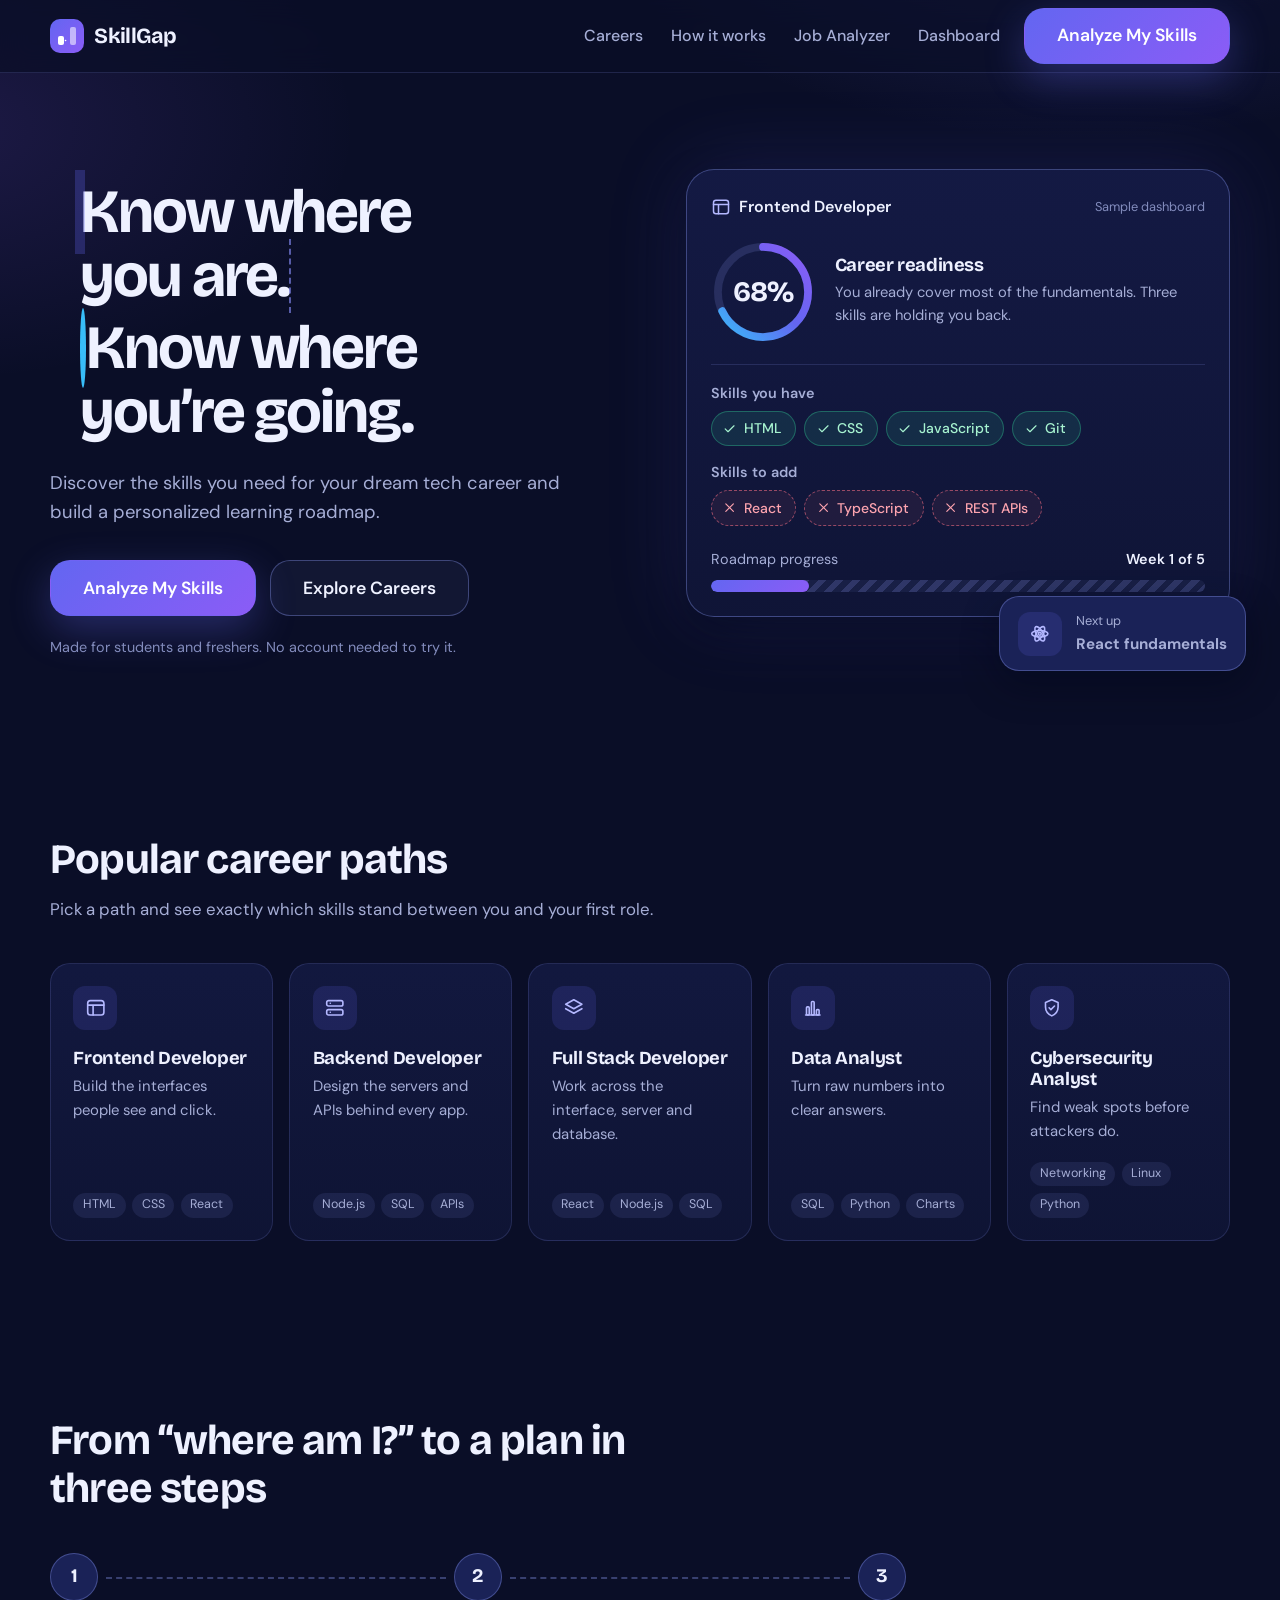
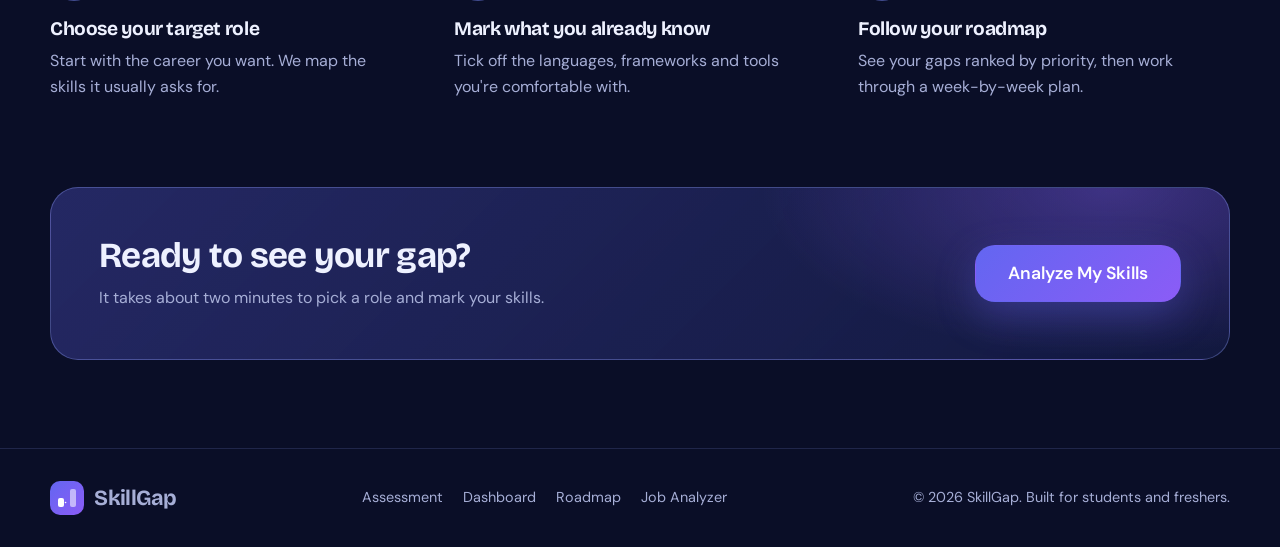
<file: index.html>
<!DOCTYPE html>
<html lang="en">
<head>
  <meta charset="UTF-8">
  <meta name="viewport" content="width=device-width, initial-scale=1">
  <title>SkillGap: Know where you are. Know where you're going.</title>
  <meta name="description" content="Discover the skills you need for your dream tech career and build a personalized learning roadmap.">

  <!-- Fonts (Google Fonts). If they can't load, the page falls back to system fonts. -->
  <link rel="preconnect" href="https://fonts.googleapis.com">
  <link rel="preconnect" href="https://fonts.gstatic.com" crossorigin>
  <link href="https://fonts.googleapis.com/css2?family=Bricolage+Grotesque:opsz,wght@12..96,500..800&family=DM+Sans:wght@400;500;600;700&display=swap" rel="stylesheet">

  <link rel="stylesheet" href="style.css">
</head>
<body>
  <a class="skip-link" href="#main">Skip to content</a>

  <!-- ============ HEADER (same on landing + assessment) ============ -->
  <header class="site-header">
    <div class="container site-header__inner">
      <a class="brand" href="index.html" aria-label="SkillGap home">
        <span class="brand__mark" data-icon="logo"></span>
        <span class="brand__name">SkillGap</span>
      </a>

      <nav class="site-nav" id="site-nav" aria-label="Main">
        <a href="#careers">Careers</a>
        <a href="#how">How it works</a>
        <a href="analyzer.html">Job Analyzer</a>
        <a href="dashboard.html">Dashboard</a>
      </nav>

      <a class="btn btn--primary btn--lg sticky-analyze-btn" href="assessment.html">
  Analyze My Skills
</a>
      <button class="menu-toggle" type="button" data-nav-toggle aria-expanded="false" aria-controls="site-nav" aria-label="Open menu">
        <span class="icon" data-icon="menu"></span>
      </button>
    </div>
  </header>

  <main id="main">

    <!-- ============ HERO ============ -->
    <section class="hero">
      <div class="container hero__grid">

        <div class="hero__copy">
          <!-- The two lines are joined by a dashed path drawn in CSS -->
          <h1 class="hero__title">
            <span class="hero__from">Know where you are.</span>
            <span class="hero__to">Know where you’re going.</span>
          </h1>

          <p class="hero__text">
            Discover the skills you need for your dream tech career and build a personalized learning roadmap.
          </p>

          <div class="hero__actions">
            <a class="btn btn--primary btn--lg" href="assessment.html">Analyze My Skills</a>
            <a class="btn btn--secondary btn--lg" href="#careers">Explore Careers</a>
          </div>

          <p class="hero__note">Made for students and freshers. No account needed to try it.</p>
        </div>

        <!-- Dashboard preview (static example data) -->
        <div class="hero__preview">
          <div class="preview panel">
            <div class="preview__top">
              <span class="preview__role"><span class="icon" data-icon="frontend"></span>Frontend Developer</span>
              <span class="preview__hint">Sample dashboard</span>
            </div>

            <div class="preview__score">
              <!-- Circular progress. Change style="--value: 68" to change the fill (0–100). -->
              <div class="ring ring--sm" style="--value: 68" role="img" aria-label="Career readiness: 68 percent">
                <svg viewBox="0 0 120 120" aria-hidden="true">
                  <defs>
                    <linearGradient id="ringGrad" x1="0" y1="0" x2="1" y2="1">
                      <stop offset="0" stop-color="#38bdf8"/>
                      <stop offset="0.5" stop-color="#6366f1"/>
                      <stop offset="1" stop-color="#8b5cf6"/>
                    </linearGradient>
                  </defs>
                  <circle class="ring__track" cx="60" cy="60" r="52" pathLength="100"/>
                  <circle class="ring__value" cx="60" cy="60" r="52" pathLength="100"/>
                </svg>
                <div class="ring__label"><strong>68%</strong></div>
              </div>
              <div>
                <h3>Career readiness</h3>
                <p>You already cover most of the fundamentals. Three skills are holding you back.</p>
              </div>
            </div>

            <div class="preview__group">
              <h3>Skills you have</h3>
              <ul class="tag-list tag-list--stagger">
                <li class="tag tag--have" style="--i: 0"><span class="icon" data-icon="check"></span>HTML</li>
                <li class="tag tag--have" style="--i: 1"><span class="icon" data-icon="check"></span>CSS</li>
                <li class="tag tag--have" style="--i: 2"><span class="icon" data-icon="check"></span>JavaScript</li>
                <li class="tag tag--have" style="--i: 3"><span class="icon" data-icon="check"></span>Git</li>
              </ul>
            </div>

            <div class="preview__group">
              <h3>Skills to add</h3>
              <ul class="tag-list tag-list--stagger">
                <li class="tag tag--missing" style="--i: 4"><span class="icon" data-icon="x"></span>React</li>
                <li class="tag tag--missing" style="--i: 5"><span class="icon" data-icon="x"></span>TypeScript</li>
                <li class="tag tag--missing" style="--i: 6"><span class="icon" data-icon="x"></span>REST APIs</li>
              </ul>
            </div>

            <div class="preview__progress">
              <div class="row"><span>Roadmap progress</span><strong>Week 1 of 5</strong></div>
              <div class="gapbar" style="--value: 20" role="img" aria-label="Roadmap progress: 20 percent">
                <div class="gapbar__fill"></div>
              </div>
            </div>
          </div>

          <div class="preview__float panel">
            <span class="tile"><span class="icon" data-icon="atom"></span></span>
            <p>Next up<strong>React fundamentals</strong></p>
          </div>
        </div>

      </div>
    </section>


    <!-- ============ POPULAR CAREER PATHS ============ -->
    <section class="section" id="careers">
      <div class="container">
        <div class="section__head">
          <h2>Popular career paths</h2>
          <p>Pick a path and see exactly which skills stand between you and your first role.</p>
        </div>

        <!-- Each card links to the assessment page with the role pre-selected (?role=...) -->
        <ul class="career-grid">
          <li>
            <a class="career-card" href="assessment.html?role=frontend">
              <span class="tile"><span class="icon" data-icon="frontend"></span></span>
              <h3>Frontend Developer</h3>
              <p>Build the interfaces people see and click.</p>
              <ul class="mini-tags"><li>HTML</li><li>CSS</li><li>React</li></ul>
            </a>
          </li>
          <li>
            <a class="career-card" href="assessment.html?role=backend">
              <span class="tile"><span class="icon" data-icon="backend"></span></span>
              <h3>Backend Developer</h3>
              <p>Design the servers and APIs behind every app.</p>
              <ul class="mini-tags"><li>Node.js</li><li>SQL</li><li>APIs</li></ul>
            </a>
          </li>
          <li>
            <a class="career-card" href="assessment.html?role=fullstack">
              <span class="tile"><span class="icon" data-icon="fullstack"></span></span>
              <h3>Full Stack Developer</h3>
              <p>Work across the interface, server and database.</p>
              <ul class="mini-tags"><li>React</li><li>Node.js</li><li>SQL</li></ul>
            </a>
          </li>
          <li>
            <a class="career-card" href="assessment.html?role=data">
              <span class="tile"><span class="icon" data-icon="data"></span></span>
              <h3>Data Analyst</h3>
              <p>Turn raw numbers into clear answers.</p>
              <ul class="mini-tags"><li>SQL</li><li>Python</li><li>Charts</li></ul>
            </a>
          </li>
          <li>
            <a class="career-card" href="assessment.html?role=security">
              <span class="tile"><span class="icon" data-icon="security"></span></span>
              <h3>Cybersecurity Analyst</h3>
              <p>Find weak spots before attackers do.</p>
              <ul class="mini-tags"><li>Networking</li><li>Linux</li><li>Python</li></ul>
            </a>
          </li>
        </ul>
      </div>
    </section>


    <!-- ============ HOW IT WORKS ============ -->
    <section class="section" id="how">
      <div class="container">
        <div class="section__head">
          <h2>From “where am I?” to a plan in three steps</h2>
        </div>

        <ol class="steps">
          <li class="step">
            <span class="step__num">1</span>
            <h3>Choose your target role</h3>
            <p>Start with the career you want. We map the skills it usually asks for.</p>
          </li>
          <li class="step">
            <span class="step__num">2</span>
            <h3>Mark what you already know</h3>
            <p>Tick off the languages, frameworks and tools you're comfortable with.</p>
          </li>
          <li class="step">
            <span class="step__num">3</span>
            <h3>Follow your roadmap</h3>
            <p>See your gaps ranked by priority, then work through a week-by-week plan.</p>
          </li>
        </ol>
      </div>
    </section>


    <!-- ============ FINAL CALL TO ACTION ============ -->
    <section class="section" style="padding-top: 0;">
      <div class="container">
        <div class="cta-band">
          <div>
            <h2>Ready to see your gap?</h2>
            <p>It takes about two minutes to pick a role and mark your skills.</p>
          </div>
          <a class="btn btn--primary btn--lg sticky-analyze-btn" href="assessment.html">
  Analyze My Skills
</a>
        </div>
      </div>
    </section>

  </main>

  <!-- ============ FOOTER ============ -->
  <footer class="site-footer">
    <div class="container site-footer__inner">
      <a class="brand" href="index.html">
        <span class="brand__mark" data-icon="logo"></span>
        <span class="brand__name">SkillGap</span>
      </a>
      <nav aria-label="Footer">
        <a href="assessment.html">Assessment</a>
        <a href="dashboard.html">Dashboard</a>
        <a href="roadmap.html">Roadmap</a>
        <a href="analyzer.html">Job Analyzer</a>
      </nav>
      <p>© 2026 SkillGap. Built for students and freshers.</p>
    </div>
  </footer>

  <script src="icons.js"></script>
  <script src="main.js"></script>
</body>
</html>
</file>
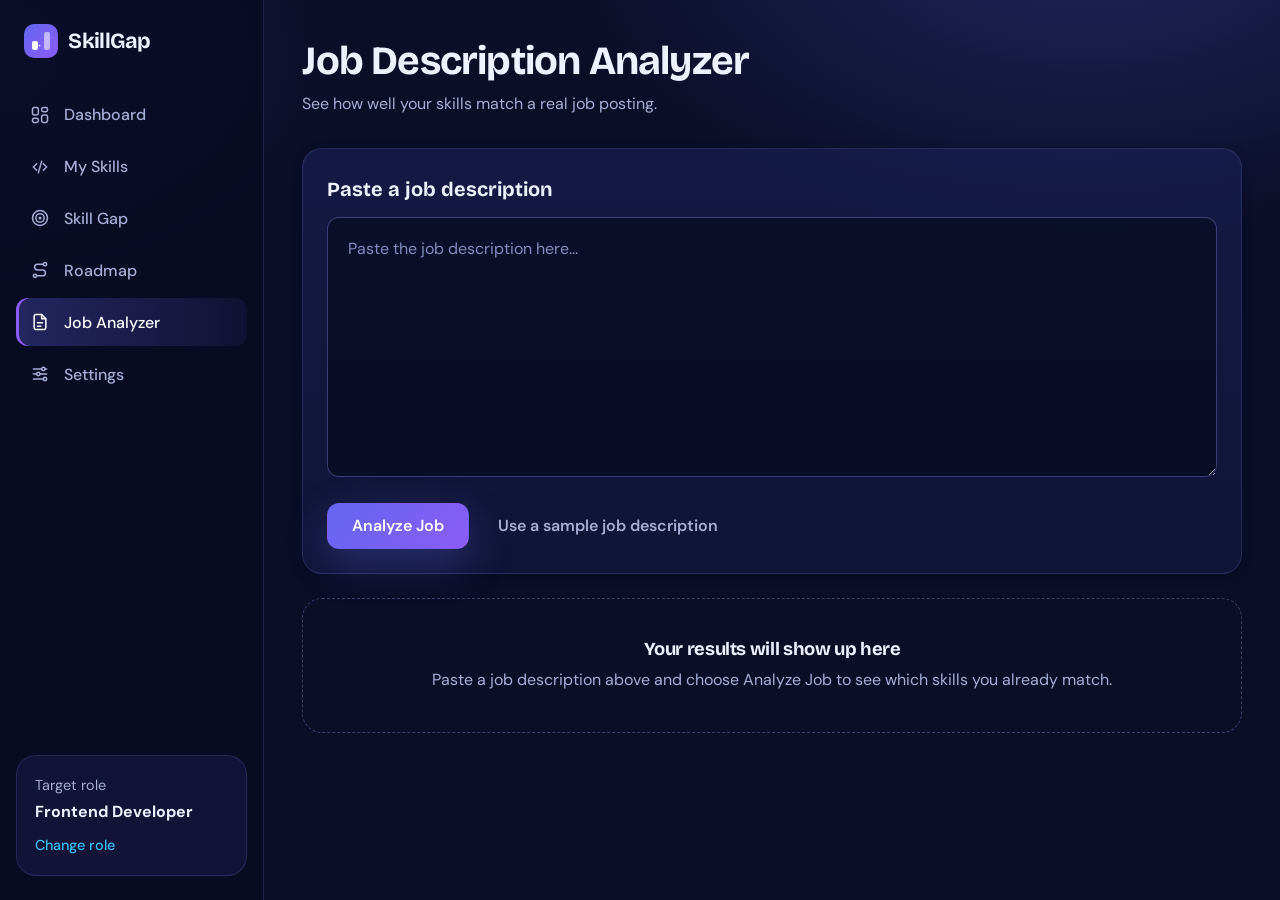
<file: analyzer.html>
<!DOCTYPE html>
<html lang="en">
<head>
  <meta charset="UTF-8">
  <meta name="viewport" content="width=device-width, initial-scale=1">
  <title>Job Analyzer | SkillGap</title>

  <link rel="preconnect" href="https://fonts.googleapis.com">
  <link rel="preconnect" href="https://fonts.gstatic.com" crossorigin>
  <link href="https://fonts.googleapis.com/css2?family=Bricolage+Grotesque:opsz,wght@12..96,500..800&family=DM+Sans:wght@400;500;600;700&display=swap" rel="stylesheet">

  <link rel="stylesheet" href="style.css">
</head>
<body>
  <a class="skip-link" href="#main">Skip to content</a>

  <div class="app">

    <!-- ============ SIDEBAR ============ -->
    <aside class="sidebar" id="sidebar">
      <a class="brand" href="index.html" aria-label="SkillGap home">
        <span class="brand__mark" data-icon="logo"></span>
        <span class="brand__name">SkillGap</span>
      </a>

      <nav class="side-nav" aria-label="Main">
        <a class="side-link" href="dashboard.html"><span class="icon" data-icon="dashboard"></span>Dashboard</a>
        <a class="side-link" href="dashboard.html#skills"><span class="icon" data-icon="code"></span>My Skills</a>
        <a class="side-link" href="dashboard.html#gaps"><span class="icon" data-icon="target"></span>Skill Gap</a>
        <a class="side-link" href="roadmap.html"><span class="icon" data-icon="route"></span>Roadmap</a>
        <a class="side-link" href="analyzer.html" aria-current="page"><span class="icon" data-icon="file"></span>Job Analyzer</a>
        <a class="side-link" href="#"><span class="icon" data-icon="sliders"></span>Settings</a>
      </nav>

      <div class="side-card">
        <p>Target role</p>
        <strong>Frontend Developer</strong>
        <a href="assessment.html">Change role</a>
      </div>
    </aside>

    <div class="scrim"></div>

    <div>
      <div class="topbar">
        <a class="brand" href="index.html" aria-label="SkillGap home">
          <span class="brand__mark" data-icon="logo"></span>
          <span class="brand__name">SkillGap</span>
        </a>
        <button class="menu-toggle" type="button" data-nav-toggle aria-expanded="false" aria-controls="sidebar" aria-label="Open menu">
          <span class="icon" data-icon="menu"></span>
        </button>
      </div>

      <main class="page" id="main">

        <div class="page-head">
          <div>
            <h1>Job Description Analyzer</h1>
            <p>See how well your skills match a real job posting.</p>
          </div>
        </div>

        <!-- ============ INPUT ============ -->
        <form class="analyzer-input panel" id="analyzer-form" novalidate>
          <label for="job-text">Paste a job description</label>
          <textarea id="job-text" name="job" placeholder="Paste the job description here..."></textarea>

          <p class="form-error" id="job-error" role="alert" hidden>
            <span class="icon" data-icon="info"></span>
            Paste a job description first, then choose Analyze Job.
          </p>

          <div class="analyzer-actions">
            <button class="btn btn--primary" id="analyze-job" type="submit">Analyze Job</button>
            <button class="btn btn--ghost" id="use-sample" type="button">Use a sample job description</button>
          </div>
        </form>


        <!-- ============ EMPTY STATE (hidden once results show) ============ -->
        <div class="empty-state" id="empty-state">
          <h2>Your results will show up here</h2>
          <p>Paste a job description above and choose Analyze Job to see which skills you already match.</p>
        </div>


        <!-- ============ RESULTS (static example data for now) ============ -->
        <section class="results" id="results" aria-label="Analysis results" hidden>

          <div class="match panel">
            <div>
              <h2>Job Match</h2>
              <div class="match__num">72%</div>
            </div>
            <div>
              <!-- Change --value (0–100) to change the bar -->
              <div class="gapbar gapbar--lg" style="--value: 72" role="img" aria-label="Job match: 72 percent">
                <div class="gapbar__fill"></div>
              </div>
              <p class="match__text">Strong on the fundamentals. React and REST APIs are the main things holding you back.</p>
            </div>
          </div>

          <div class="match-cols">
            <section class="panel" aria-labelledby="matched-title">
              <h2 id="matched-title">Matched Skills</h2>
              <ul class="tag-list">
                <li class="tag tag--have"><span class="icon" data-icon="check"></span>HTML</li>
                <li class="tag tag--have"><span class="icon" data-icon="check"></span>CSS</li>
                <li class="tag tag--have"><span class="icon" data-icon="check"></span>JavaScript</li>
                <li class="tag tag--have"><span class="icon" data-icon="check"></span>Git</li>
              </ul>
            </section>

            <section class="panel" aria-labelledby="missing-title">
              <h2 id="missing-title">Missing Skills</h2>
              <ul class="tag-list">
                <li class="tag tag--missing"><span class="icon" data-icon="x"></span>React</li>
                <li class="tag tag--missing"><span class="icon" data-icon="x"></span>TypeScript</li>
                <li class="tag tag--missing"><span class="icon" data-icon="x"></span>REST APIs</li>
              </ul>
            </section>
          </div>

          <section class="panel" aria-labelledby="biggest-title">
            <div class="panel__head">
              <h2 id="biggest-title">Your Biggest Skill Gaps</h2>
            </div>
            <ul class="gap-list">
              <li class="gap-row">
                <span class="tile tile--bad"><span class="icon" data-icon="atom"></span></span>
                <div><div class="gap-row__name">React</div><div class="gap-row__why">Listed as a core requirement</div></div>
                <span class="badge badge--high">High</span><span class="meter meter--3" aria-hidden="true"><i></i><i></i><i></i></span>
              </li>
              <li class="gap-row">
                <span class="tile tile--bad"><span class="icon" data-icon="link"></span></span>
                <div><div class="gap-row__name">REST APIs</div><div class="gap-row__why">Mentioned in the day-to-day duties</div></div>
                <span class="badge badge--high">High</span><span class="meter meter--3" aria-hidden="true"><i></i><i></i><i></i></span>
              </li>
              <li class="gap-row">
                <span class="tile tile--warn"><span class="icon" data-icon="type"></span></span>
                <div><div class="gap-row__name">TypeScript</div><div class="gap-row__why">Listed as a preferred skill</div></div>
                <span class="badge badge--medium">Medium</span><span class="meter meter--2" aria-hidden="true"><i></i><i></i><i></i></span>
              </li>
            </ul>
            <div class="gap-list__foot">
              <a class="btn btn--secondary btn--sm" href="roadmap.html">Add these to my roadmap</a>
            </div>
          </section>

        </section>

      </main>
    </div>
  </div>

  <script src="icons.js"></script>
  <script src="main.js"></script>
  <script src="analyzer.js"></script>
</body>
</html>
</file>
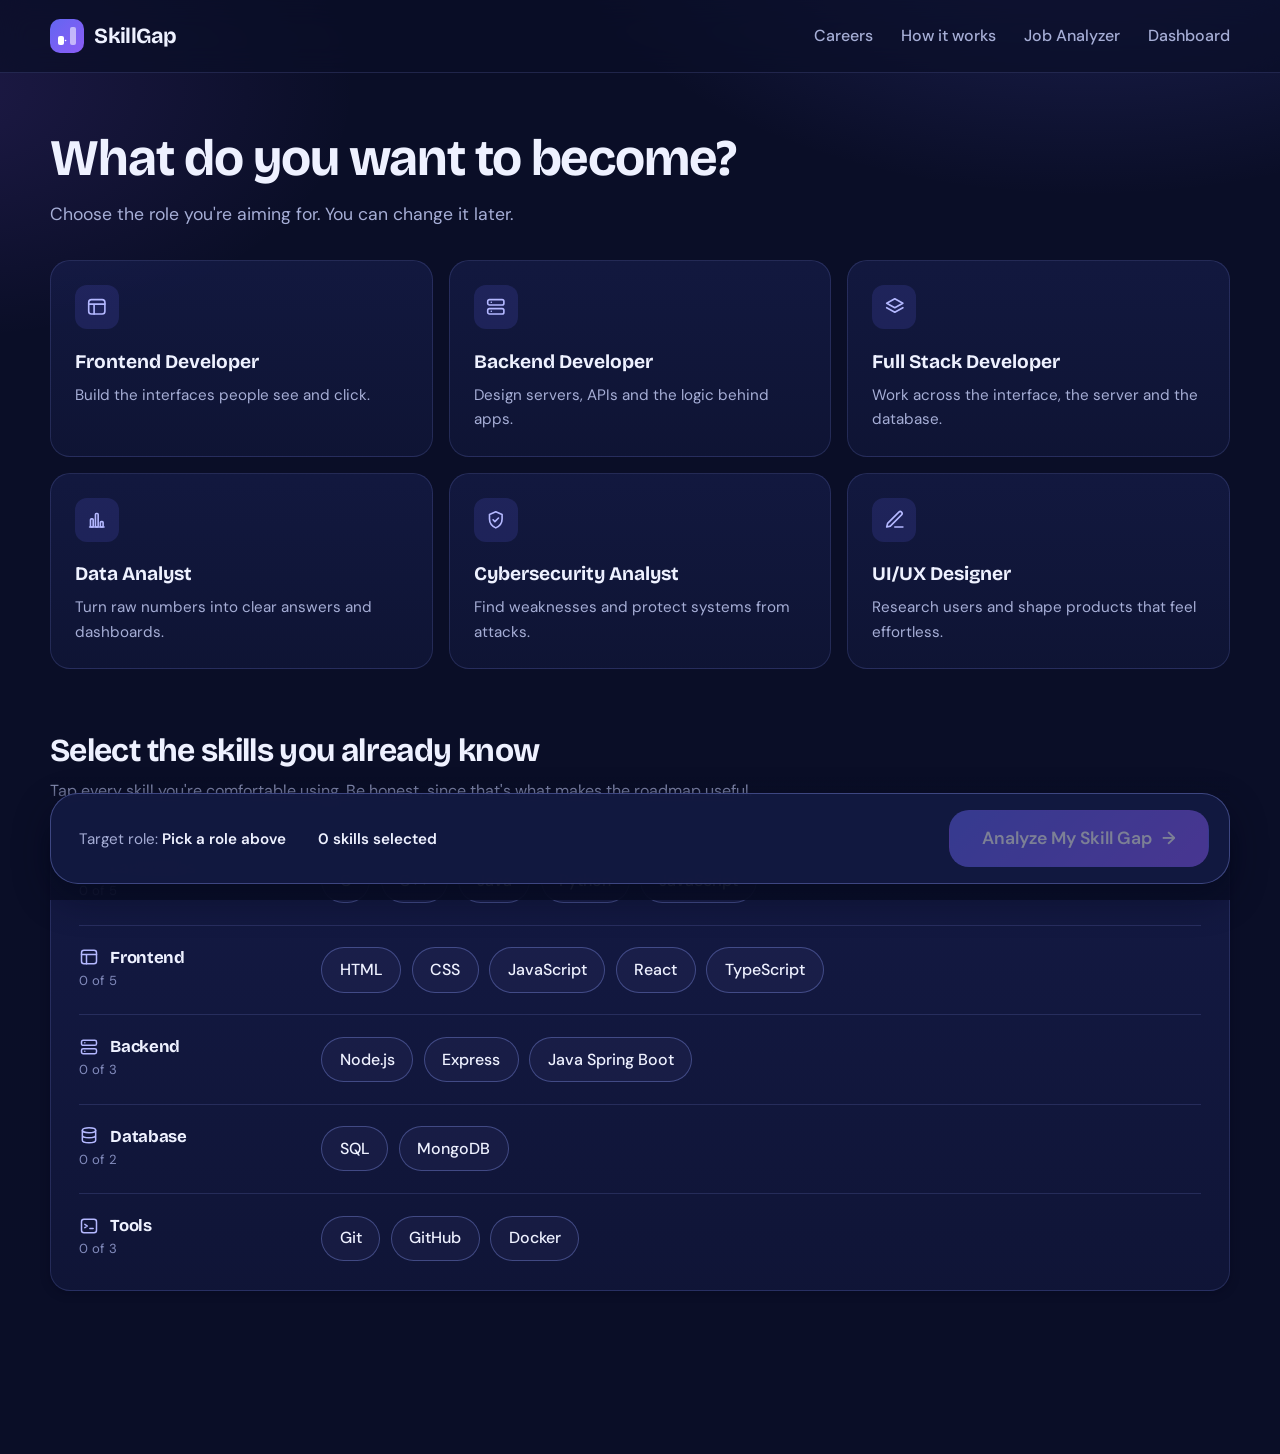
<file: assessment.html>
<!DOCTYPE html>
<html lang="en">
<head>
  <meta charset="UTF-8">
  <meta name="viewport" content="width=device-width, initial-scale=1">
  <title>Choose your career and skills | SkillGap</title>
  <meta name="description" content="Pick your target tech career and select the skills you already know.">

  <link rel="preconnect" href="https://fonts.googleapis.com">
  <link rel="preconnect" href="https://fonts.gstatic.com" crossorigin>
  <link href="https://fonts.googleapis.com/css2?family=Bricolage+Grotesque:opsz,wght@12..96,500..800&family=DM+Sans:wght@400;500;600;700&display=swap" rel="stylesheet">

  <link rel="stylesheet" href="style.css">
</head>
<body>
  <a class="skip-link" href="#main">Skip to content</a>

  <!-- ============ HEADER ============ -->
  <header class="site-header">
    <div class="container site-header__inner">
      <a class="brand" href="index.html" aria-label="SkillGap home">
        <span class="brand__mark" data-icon="logo"></span>
        <span class="brand__name">SkillGap</span>
      </a>

      <nav class="site-nav" id="site-nav" aria-label="Main">
        <a href="index.html#careers">Careers</a>
        <a href="index.html#how">How it works</a>
        <a href="analyzer.html">Job Analyzer</a>
        <a href="dashboard.html">Dashboard</a>
      </nav>

      <button class="menu-toggle" type="button" data-nav-toggle aria-expanded="false" aria-controls="site-nav" aria-label="Open menu">
        <span class="icon" data-icon="menu"></span>
      </button>
    </div>
  </header>

  <main id="main" class="container assess">

    <div class="assess__intro">
      <h1>What do you want to become?</h1>
      <p>Choose the role you're aiming for. You can change it later.</p>
    </div>

    <!-- ============ ROLE CARDS ============
         Each card is a <label> wrapping a hidden radio button.
         Clicking the card checks the radio, and CSS styles the selected card.
         data-id matches the ?role=... link on the landing page. -->
    <fieldset class="role-grid">
      <legend class="visually-hidden">Target role</legend>

      <label class="role-card">
        <input class="visually-hidden" type="radio" name="role" value="Frontend Developer" data-id="frontend">
        <span class="tile"><span class="icon" data-icon="frontend"></span></span>
        <span class="role-card__title">Frontend Developer</span>
        <span class="role-card__desc">Build the interfaces people see and click.</span>
        <span class="role-card__check"><span class="icon" data-icon="check"></span></span>
      </label>

      <label class="role-card">
        <input class="visually-hidden" type="radio" name="role" value="Backend Developer" data-id="backend">
        <span class="tile"><span class="icon" data-icon="backend"></span></span>
        <span class="role-card__title">Backend Developer</span>
        <span class="role-card__desc">Design servers, APIs and the logic behind apps.</span>
        <span class="role-card__check"><span class="icon" data-icon="check"></span></span>
      </label>

      <label class="role-card">
        <input class="visually-hidden" type="radio" name="role" value="Full Stack Developer" data-id="fullstack">
        <span class="tile"><span class="icon" data-icon="fullstack"></span></span>
        <span class="role-card__title">Full Stack Developer</span>
        <span class="role-card__desc">Work across the interface, the server and the database.</span>
        <span class="role-card__check"><span class="icon" data-icon="check"></span></span>
      </label>

      <label class="role-card">
        <input class="visually-hidden" type="radio" name="role" value="Data Analyst" data-id="data">
        <span class="tile"><span class="icon" data-icon="data"></span></span>
        <span class="role-card__title">Data Analyst</span>
        <span class="role-card__desc">Turn raw numbers into clear answers and dashboards.</span>
        <span class="role-card__check"><span class="icon" data-icon="check"></span></span>
      </label>

      <label class="role-card">
        <input class="visually-hidden" type="radio" name="role" value="Cybersecurity Analyst" data-id="security">
        <span class="tile"><span class="icon" data-icon="security"></span></span>
        <span class="role-card__title">Cybersecurity Analyst</span>
        <span class="role-card__desc">Find weaknesses and protect systems from attacks.</span>
        <span class="role-card__check"><span class="icon" data-icon="check"></span></span>
      </label>

      <label class="role-card">
        <input class="visually-hidden" type="radio" name="role" value="UI/UX Designer" data-id="design">
        <span class="tile"><span class="icon" data-icon="design"></span></span>
        <span class="role-card__title">UI/UX Designer</span>
        <span class="role-card__desc">Research users and shape products that feel effortless.</span>
        <span class="role-card__check"><span class="icon" data-icon="check"></span></span>
      </label>
    </fieldset>


    <!-- ============ SKILLS ============
         Each chip is a <label> wrapping a hidden checkbox.
         "JavaScript" appears twice on purpose; assessment.js keeps both in sync. -->
    <section class="skills-section" aria-labelledby="skills-heading">
      <h2 id="skills-heading">Select the skills you already know</h2>
      <p>Tap every skill you're comfortable using. Be honest, since that's what makes the roadmap useful.</p>

      <div class="panel skill-panel">

        <div class="skill-row" role="group" aria-labelledby="g-lang">
          <div>
            <div class="skill-row__title"><span class="icon" data-icon="code"></span><h3 id="g-lang">Languages</h3></div>
            <span class="skill-row__count">0 of 5</span>
          </div>
          <div class="chips">
            <label class="chip"><input class="visually-hidden" type="checkbox" name="skill" value="C"><span class="chip__box"><span class="icon chip__tick" data-icon="check"></span>C</span></label>
            <label class="chip"><input class="visually-hidden" type="checkbox" name="skill" value="C++"><span class="chip__box"><span class="icon chip__tick" data-icon="check"></span>C++</span></label>
            <label class="chip"><input class="visually-hidden" type="checkbox" name="skill" value="Java"><span class="chip__box"><span class="icon chip__tick" data-icon="check"></span>Java</span></label>
            <label class="chip"><input class="visually-hidden" type="checkbox" name="skill" value="Python"><span class="chip__box"><span class="icon chip__tick" data-icon="check"></span>Python</span></label>
            <label class="chip"><input class="visually-hidden" type="checkbox" name="skill" value="JavaScript"><span class="chip__box"><span class="icon chip__tick" data-icon="check"></span>JavaScript</span></label>
          </div>
        </div>

        <div class="skill-row" role="group" aria-labelledby="g-front">
          <div>
            <div class="skill-row__title"><span class="icon" data-icon="frontend"></span><h3 id="g-front">Frontend</h3></div>
            <span class="skill-row__count">0 of 5</span>
          </div>
          <div class="chips">
            <label class="chip"><input class="visually-hidden" type="checkbox" name="skill" value="HTML"><span class="chip__box"><span class="icon chip__tick" data-icon="check"></span>HTML</span></label>
            <label class="chip"><input class="visually-hidden" type="checkbox" name="skill" value="CSS"><span class="chip__box"><span class="icon chip__tick" data-icon="check"></span>CSS</span></label>
            <label class="chip"><input class="visually-hidden" type="checkbox" name="skill" value="JavaScript"><span class="chip__box"><span class="icon chip__tick" data-icon="check"></span>JavaScript</span></label>
            <label class="chip"><input class="visually-hidden" type="checkbox" name="skill" value="React"><span class="chip__box"><span class="icon chip__tick" data-icon="check"></span>React</span></label>
            <label class="chip"><input class="visually-hidden" type="checkbox" name="skill" value="TypeScript"><span class="chip__box"><span class="icon chip__tick" data-icon="check"></span>TypeScript</span></label>
          </div>
        </div>

        <div class="skill-row" role="group" aria-labelledby="g-back">
          <div>
            <div class="skill-row__title"><span class="icon" data-icon="backend"></span><h3 id="g-back">Backend</h3></div>
            <span class="skill-row__count">0 of 3</span>
          </div>
          <div class="chips">
            <label class="chip"><input class="visually-hidden" type="checkbox" name="skill" value="Node.js"><span class="chip__box"><span class="icon chip__tick" data-icon="check"></span>Node.js</span></label>
            <label class="chip"><input class="visually-hidden" type="checkbox" name="skill" value="Express"><span class="chip__box"><span class="icon chip__tick" data-icon="check"></span>Express</span></label>
            <label class="chip"><input class="visually-hidden" type="checkbox" name="skill" value="Java Spring Boot"><span class="chip__box"><span class="icon chip__tick" data-icon="check"></span>Java Spring Boot</span></label>
          </div>
        </div>

        <div class="skill-row" role="group" aria-labelledby="g-db">
          <div>
            <div class="skill-row__title"><span class="icon" data-icon="database"></span><h3 id="g-db">Database</h3></div>
            <span class="skill-row__count">0 of 2</span>
          </div>
          <div class="chips">
            <label class="chip"><input class="visually-hidden" type="checkbox" name="skill" value="SQL"><span class="chip__box"><span class="icon chip__tick" data-icon="check"></span>SQL</span></label>
            <label class="chip"><input class="visually-hidden" type="checkbox" name="skill" value="MongoDB"><span class="chip__box"><span class="icon chip__tick" data-icon="check"></span>MongoDB</span></label>
          </div>
        </div>

        <div class="skill-row" role="group" aria-labelledby="g-tools">
          <div>
            <div class="skill-row__title"><span class="icon" data-icon="terminal"></span><h3 id="g-tools">Tools</h3></div>
            <span class="skill-row__count">0 of 3</span>
          </div>
          <div class="chips">
            <label class="chip"><input class="visually-hidden" type="checkbox" name="skill" value="Git"><span class="chip__box"><span class="icon chip__tick" data-icon="check"></span>Git</span></label>
            <label class="chip"><input class="visually-hidden" type="checkbox" name="skill" value="GitHub"><span class="chip__box"><span class="icon chip__tick" data-icon="check"></span>GitHub</span></label>
            <label class="chip"><input class="visually-hidden" type="checkbox" name="skill" value="Docker"><span class="chip__box"><span class="icon chip__tick" data-icon="check"></span>Docker</span></label>
          </div>
        </div>

      </div>
    </section>


    <!-- ============ ACTION BAR (sticks to the bottom of the screen) ============ -->
    <div class="action-bar">
      <div class="action-bar__inner">
        <div class="action-bar__summary" aria-live="polite">
          <p>Target role: <strong id="summary-role">Pick a role above</strong></p>
          <p><strong id="summary-count">0 skills selected</strong></p>
        </div>
        <!-- Disabled until a role is chosen (see assessment.js) -->
        <button class="btn btn--primary btn--lg" id="analyze-btn" type="button" disabled>
          Analyze My Skill Gap <span class="btn__arrow" aria-hidden="true">→</span>
        </button>
      </div>
    </div>

  </main>

  <script src="icons.js"></script>
  <script src="main.js"></script>
  <script src="assessment.js"></script>
</body>
</html>
</file>
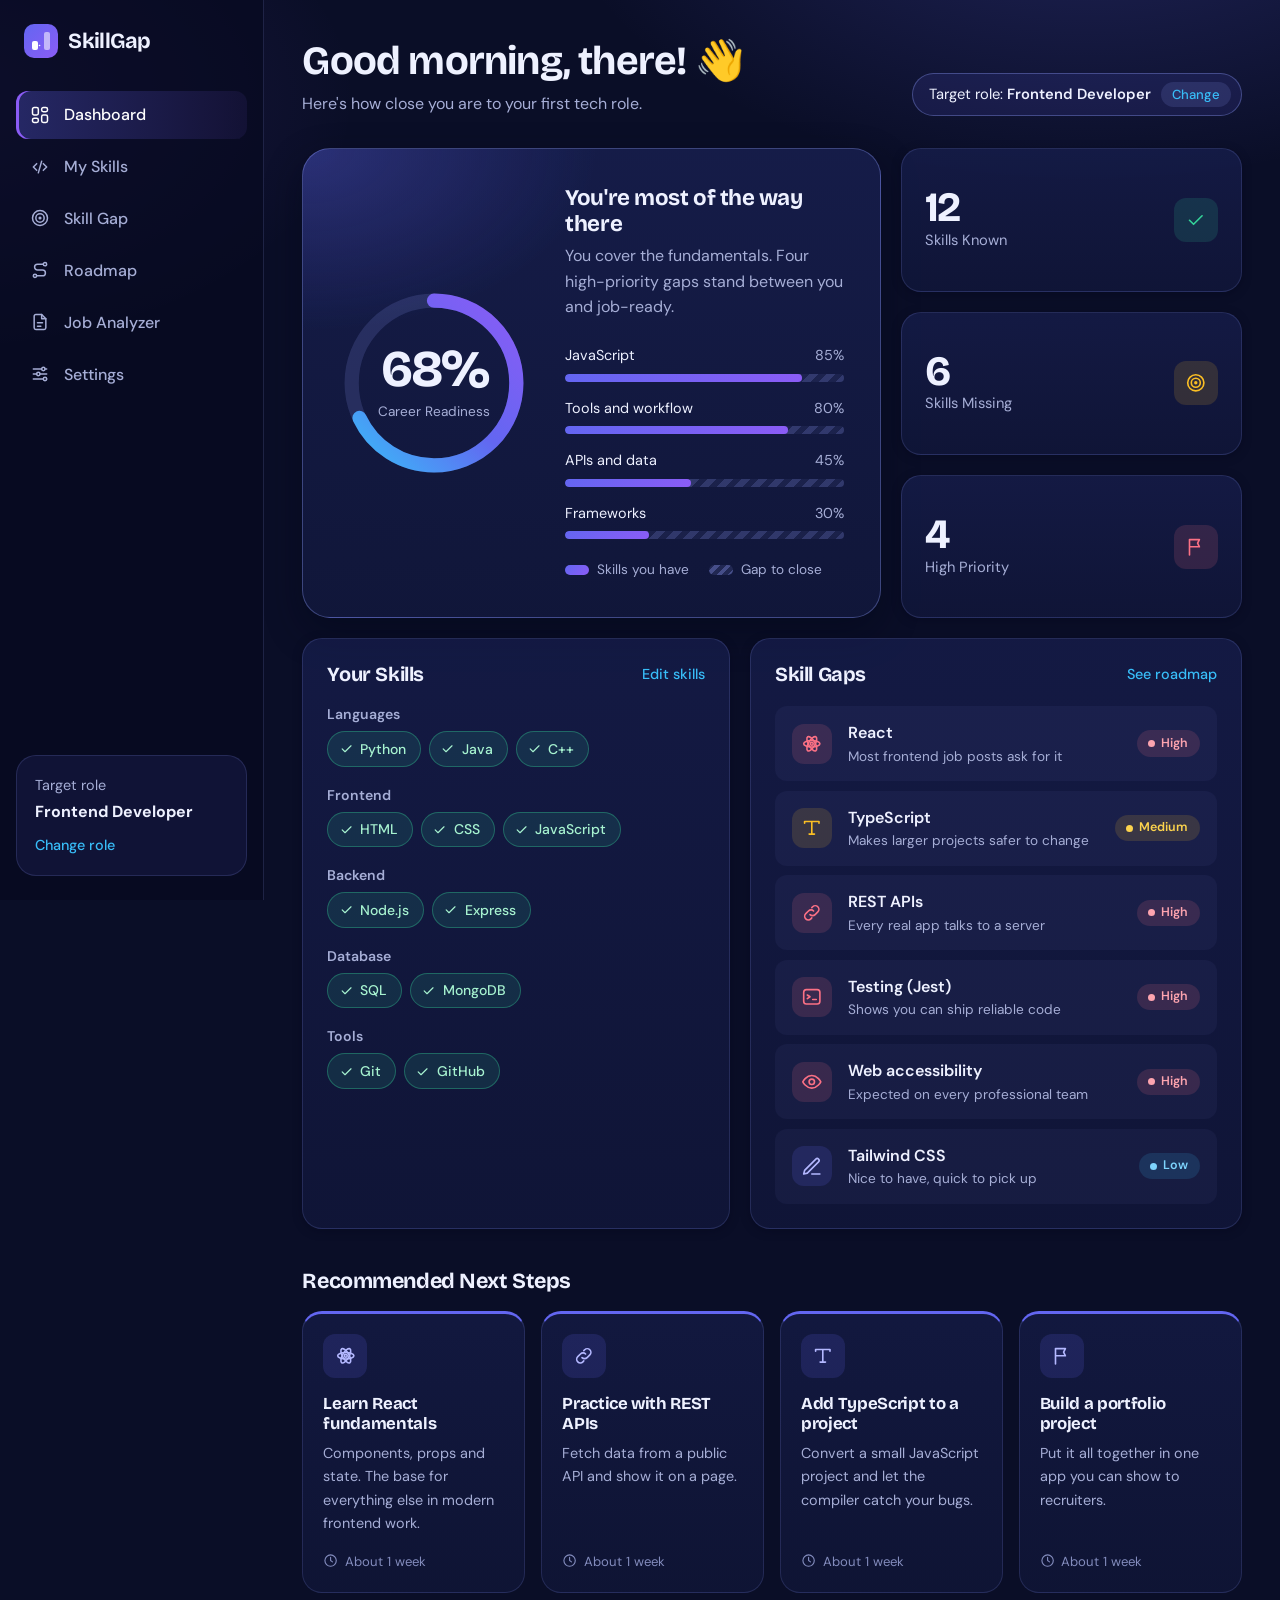
<file: dashboard.html>
<!DOCTYPE html>
<html lang="en">
<head>
  <meta charset="UTF-8">
  <meta name="viewport" content="width=device-width, initial-scale=1">
  <title>Dashboard | SkillGap</title>

  <link rel="preconnect" href="https://fonts.googleapis.com">
  <link rel="preconnect" href="https://fonts.gstatic.com" crossorigin>
  <link href="https://fonts.googleapis.com/css2?family=Bricolage+Grotesque:opsz,wght@12..96,500..800&family=DM+Sans:wght@400;500;600;700&display=swap" rel="stylesheet">

  <link rel="stylesheet" href="style.css">
</head>
<body>
  <a class="skip-link" href="#main">Skip to content</a>

  <div class="app">

    <!-- ============ SIDEBAR (copy this block to every app page) ============ -->
    <aside class="sidebar" id="sidebar">
      <a class="brand" href="index.html" aria-label="SkillGap home">
        <span class="brand__mark" data-icon="logo"></span>
        <span class="brand__name">SkillGap</span>
      </a>

      <nav class="side-nav" aria-label="Main">
        <a class="side-link" href="dashboard.html" aria-current="page"><span class="icon" data-icon="dashboard"></span>Dashboard</a>
        <a class="side-link" href="dashboard.html#skills"><span class="icon" data-icon="code"></span>My Skills</a>
        <a class="side-link" href="dashboard.html#gaps"><span class="icon" data-icon="target"></span>Skill Gap</a>
        <a class="side-link" href="roadmap.html"><span class="icon" data-icon="route"></span>Roadmap</a>
        <a class="side-link" href="analyzer.html"><span class="icon" data-icon="file"></span>Job Analyzer</a>
        <!-- Settings has no page yet. Point this at settings.html when you build it. -->
        <a class="side-link" href="#"><span class="icon" data-icon="sliders"></span>Settings</a>
      </nav>

      <div class="side-card">
        <p>Target role</p>
        <strong>Frontend Developer</strong>
        <a href="assessment.html">Change role</a>
      </div>
    </aside>

    <div class="scrim"></div>

    <div>
      <!-- Top bar (only visible on small screens) -->
      <div class="topbar">
        <a class="brand" href="index.html" aria-label="SkillGap home">
          <span class="brand__mark" data-icon="logo"></span>
          <span class="brand__name">SkillGap</span>
        </a>
        <button class="menu-toggle" type="button" data-nav-toggle aria-expanded="false" aria-controls="sidebar" aria-label="Open menu">
          <span class="icon" data-icon="menu"></span>
        </button>
      </div>

      <main class="page" id="main">

        <!-- ============ PAGE HEADER ============ -->
        <div class="page-head">
          <div>
            <!-- main.js swaps "morning" for afternoon / evening automatically -->
            <h1 data-greeting>Good morning, there! 👋</h1>
            <p>Here's how close you are to your first tech role.</p>
          </div>
          <div class="role-pill">
            <span>Target role: <strong>Frontend Developer</strong></span>
            <a href="assessment.html">Change</a>
          </div>
        </div>


        <!-- ============ READINESS + STATS ============ -->
        <div class="dash-top">

          <section class="readiness panel" aria-labelledby="readiness-title">
            <div class="ring" style="--value: 68" role="img" aria-label="Career readiness: 68 percent">
              <svg viewBox="0 0 120 120" aria-hidden="true">
                <defs>
                  <linearGradient id="ringGrad" x1="0" y1="0" x2="1" y2="1">
                    <stop offset="0" stop-color="#38bdf8"/>
                    <stop offset="0.5" stop-color="#6366f1"/>
                    <stop offset="1" stop-color="#8b5cf6"/>
                  </linearGradient>
                </defs>
                <circle class="ring__track" cx="60" cy="60" r="52" pathLength="100"/>
                <circle class="ring__value" cx="60" cy="60" r="52" pathLength="100"/>
              </svg>
              <div class="ring__label"><strong>68%</strong><span>Career Readiness</span></div>
            </div>

            <div>
              <h2 id="readiness-title">You're most of the way there</h2>
              <p class="readiness__text">You cover the fundamentals. Four high-priority gaps stand between you and job-ready.</p>

              <!-- Coverage by area. Change --value on each bar (0–100). -->
              <ul class="coverage">
                <li>
                  <span>JavaScript</span><span>85%</span>
                  <div class="gapbar" style="--value: 85" role="img" aria-label="JavaScript: 85 percent"><div class="gapbar__fill"></div></div>
                </li>
                <li>
                  <span>Tools and workflow</span><span>80%</span>
                  <div class="gapbar" style="--value: 80" role="img" aria-label="Tools and workflow: 80 percent"><div class="gapbar__fill"></div></div>
                </li>
                <li>
                  <span>APIs and data</span><span>45%</span>
                  <div class="gapbar" style="--value: 45" role="img" aria-label="APIs and data: 45 percent"><div class="gapbar__fill"></div></div>
                </li>
                <li>
                  <span>Frameworks</span><span>30%</span>
                  <div class="gapbar" style="--value: 30" role="img" aria-label="Frameworks: 30 percent"><div class="gapbar__fill"></div></div>
                </li>
              </ul>

              <div class="legend">
                <span><i></i>Skills you have</span>
                <span><i class="is-gap"></i>Gap to close</span>
              </div>
            </div>
          </section>

          <div class="stats">
            <div class="stat panel">
              <div>
                <div class="stat__num">12</div>
                <div class="stat__label">Skills Known</div>
              </div>
              <span class="tile tile--good"><span class="icon" data-icon="check"></span></span>
            </div>
            <div class="stat panel">
              <div>
                <div class="stat__num">6</div>
                <div class="stat__label">Skills Missing</div>
              </div>
              <span class="tile tile--warn"><span class="icon" data-icon="target"></span></span>
            </div>
            <div class="stat panel">
              <div>
                <div class="stat__num">4</div>
                <div class="stat__label">High Priority</div>
              </div>
              <span class="tile tile--bad"><span class="icon" data-icon="flag"></span></span>
            </div>
          </div>

        </div>


        <!-- ============ YOUR SKILLS + SKILL GAPS ============ -->
        <div class="dash-mid">

          <section class="panel" id="skills" aria-labelledby="skills-title">
            <div class="panel__head">
              <h2 id="skills-title">Your Skills</h2>
              <a class="panel__link" href="assessment.html">Edit skills</a>
            </div>
            <div class="skill-groups">
              <div class="skill-group">
                <h3>Languages</h3>
                <ul class="tag-list">
                  <li class="tag tag--have"><span class="icon" data-icon="check"></span>Python</li>
                  <li class="tag tag--have"><span class="icon" data-icon="check"></span>Java</li>
                  <li class="tag tag--have"><span class="icon" data-icon="check"></span>C++</li>
                </ul>
              </div>
              <div class="skill-group">
                <h3>Frontend</h3>
                <ul class="tag-list">
                  <li class="tag tag--have"><span class="icon" data-icon="check"></span>HTML</li>
                  <li class="tag tag--have"><span class="icon" data-icon="check"></span>CSS</li>
                  <li class="tag tag--have"><span class="icon" data-icon="check"></span>JavaScript</li>
                </ul>
              </div>
              <div class="skill-group">
                <h3>Backend</h3>
                <ul class="tag-list">
                  <li class="tag tag--have"><span class="icon" data-icon="check"></span>Node.js</li>
                  <li class="tag tag--have"><span class="icon" data-icon="check"></span>Express</li>
                </ul>
              </div>
              <div class="skill-group">
                <h3>Database</h3>
                <ul class="tag-list">
                  <li class="tag tag--have"><span class="icon" data-icon="check"></span>SQL</li>
                  <li class="tag tag--have"><span class="icon" data-icon="check"></span>MongoDB</li>
                </ul>
              </div>
              <div class="skill-group">
                <h3>Tools</h3>
                <ul class="tag-list">
                  <li class="tag tag--have"><span class="icon" data-icon="check"></span>Git</li>
                  <li class="tag tag--have"><span class="icon" data-icon="check"></span>GitHub</li>
                </ul>
              </div>
            </div>
          </section>

          <section class="panel" id="gaps" aria-labelledby="gaps-title">
            <div class="panel__head">
              <h2 id="gaps-title">Skill Gaps</h2>
              <a class="panel__link" href="roadmap.html">See roadmap</a>
            </div>
            <ul class="gap-list">
              <li class="gap-row">
                <span class="tile tile--bad"><span class="icon" data-icon="atom"></span></span>
                <div><div class="gap-row__name">React</div><div class="gap-row__why">Most frontend job posts ask for it</div></div>
                <span class="badge badge--high">High</span>
              </li>
              <li class="gap-row">
                <span class="tile tile--warn"><span class="icon" data-icon="type"></span></span>
                <div><div class="gap-row__name">TypeScript</div><div class="gap-row__why">Makes larger projects safer to change</div></div>
                <span class="badge badge--medium">Medium</span>
              </li>
              <li class="gap-row">
                <span class="tile tile--bad"><span class="icon" data-icon="link"></span></span>
                <div><div class="gap-row__name">REST APIs</div><div class="gap-row__why">Every real app talks to a server</div></div>
                <span class="badge badge--high">High</span>
              </li>
              <li class="gap-row">
                <span class="tile tile--bad"><span class="icon" data-icon="terminal"></span></span>
                <div><div class="gap-row__name">Testing (Jest)</div><div class="gap-row__why">Shows you can ship reliable code</div></div>
                <span class="badge badge--high">High</span>
              </li>
              <li class="gap-row">
                <span class="tile tile--bad"><span class="icon" data-icon="eye"></span></span>
                <div><div class="gap-row__name">Web accessibility</div><div class="gap-row__why">Expected on every professional team</div></div>
                <span class="badge badge--high">High</span>
              </li>
              <li class="gap-row">
                <span class="tile"><span class="icon" data-icon="design"></span></span>
                <div><div class="gap-row__name">Tailwind CSS</div><div class="gap-row__why">Nice to have, quick to pick up</div></div>
                <span class="badge badge--low">Low</span>
              </li>
            </ul>
          </section>

        </div>


        <!-- ============ RECOMMENDED NEXT STEPS ============ -->
        <section aria-labelledby="next-title">
          <h2 class="next-title" id="next-title">Recommended Next Steps</h2>
          <div class="next-grid">

            <a class="next-card" href="roadmap.html">
              <span class="tile"><span class="icon" data-icon="atom"></span></span>
              <h3>Learn React fundamentals</h3>
              <p>Components, props and state. The base for everything else in modern frontend work.</p>
              <span class="next-card__meta"><span class="icon" data-icon="clock"></span>About 1 week</span>
            </a>

            <a class="next-card" href="roadmap.html">
              <span class="tile"><span class="icon" data-icon="link"></span></span>
              <h3>Practice with REST APIs</h3>
              <p>Fetch data from a public API and show it on a page.</p>
              <span class="next-card__meta"><span class="icon" data-icon="clock"></span>About 1 week</span>
            </a>

            <a class="next-card" href="roadmap.html">
              <span class="tile"><span class="icon" data-icon="type"></span></span>
              <h3>Add TypeScript to a project</h3>
              <p>Convert a small JavaScript project and let the compiler catch your bugs.</p>
              <span class="next-card__meta"><span class="icon" data-icon="clock"></span>About 1 week</span>
            </a>

            <a class="next-card" href="roadmap.html">
              <span class="tile"><span class="icon" data-icon="flag"></span></span>
              <h3>Build a portfolio project</h3>
              <p>Put it all together in one app you can show to recruiters.</p>
              <span class="next-card__meta"><span class="icon" data-icon="clock"></span>About 1 week</span>
            </a>

          </div>
        </section>

      </main>
    </div>
  </div>

  <script src="icons.js"></script>
  <script src="main.js"></script>
</body>
</html>
</file>
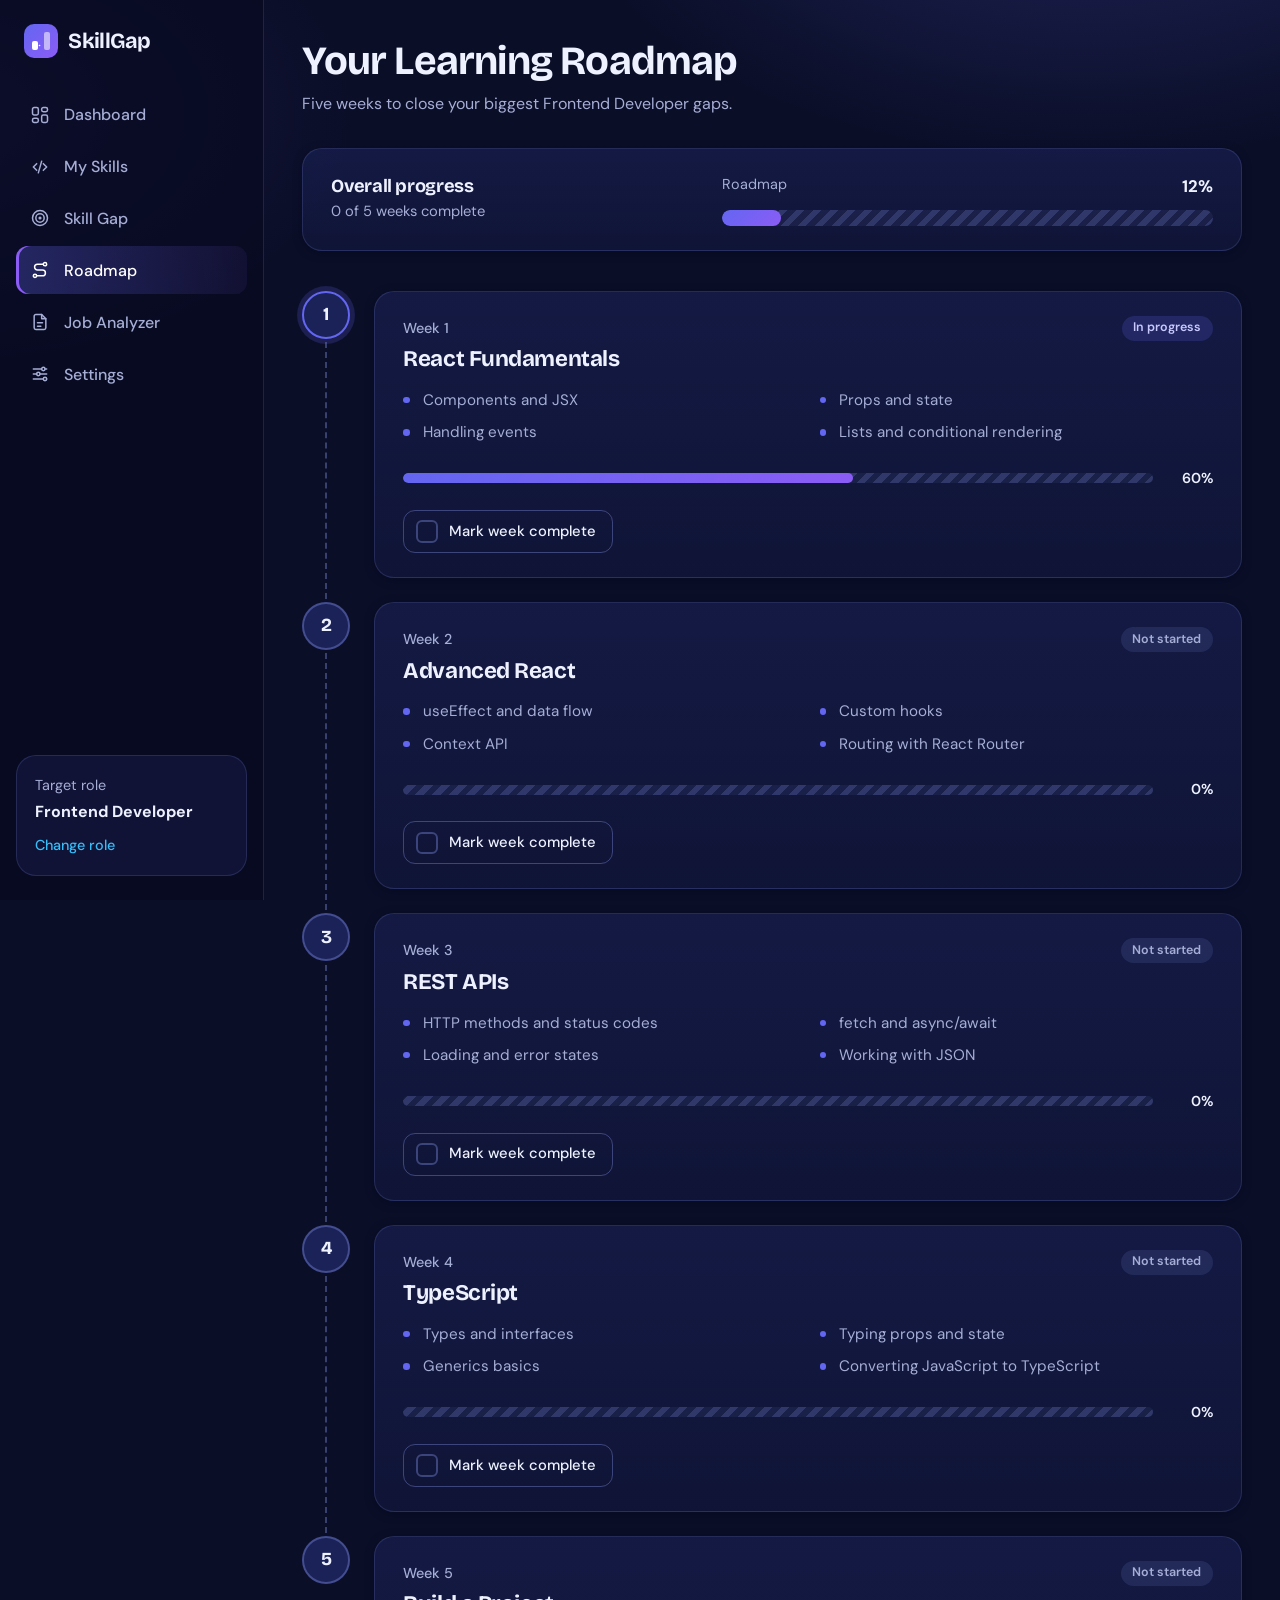
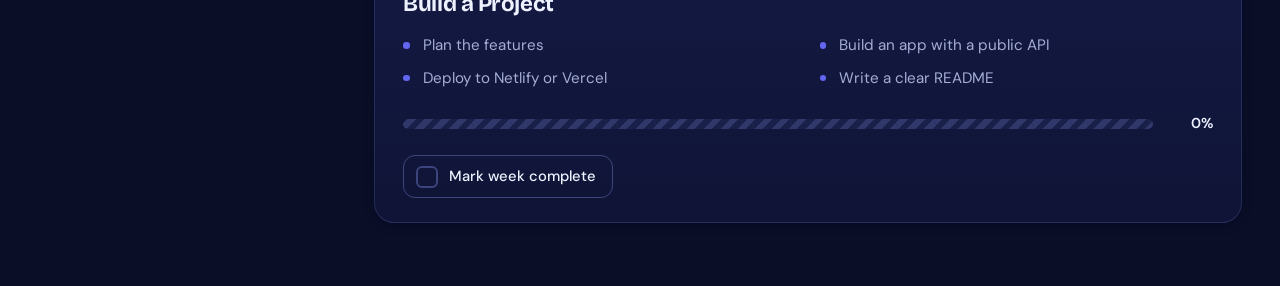
<file: roadmap.html>
<!DOCTYPE html>
<html lang="en">
<head>
  <meta charset="UTF-8">
  <meta name="viewport" content="width=device-width, initial-scale=1">
  <title>Your Learning Roadmap | SkillGap</title>

  <link rel="preconnect" href="https://fonts.googleapis.com">
  <link rel="preconnect" href="https://fonts.gstatic.com" crossorigin>
  <link href="https://fonts.googleapis.com/css2?family=Bricolage+Grotesque:opsz,wght@12..96,500..800&family=DM+Sans:wght@400;500;600;700&display=swap" rel="stylesheet">

  <link rel="stylesheet" href="style.css">
</head>
<body>
  <a class="skip-link" href="#main">Skip to content</a>

  <div class="app">

    <!-- ============ SIDEBAR ============ -->
    <aside class="sidebar" id="sidebar">
      <a class="brand" href="index.html" aria-label="SkillGap home">
        <span class="brand__mark" data-icon="logo"></span>
        <span class="brand__name">SkillGap</span>
      </a>

      <nav class="side-nav" aria-label="Main">
        <a class="side-link" href="dashboard.html"><span class="icon" data-icon="dashboard"></span>Dashboard</a>
        <a class="side-link" href="dashboard.html#skills"><span class="icon" data-icon="code"></span>My Skills</a>
        <a class="side-link" href="dashboard.html#gaps"><span class="icon" data-icon="target"></span>Skill Gap</a>
        <a class="side-link" href="roadmap.html" aria-current="page"><span class="icon" data-icon="route"></span>Roadmap</a>
        <a class="side-link" href="analyzer.html"><span class="icon" data-icon="file"></span>Job Analyzer</a>
        <a class="side-link" href="#"><span class="icon" data-icon="sliders"></span>Settings</a>
      </nav>

      <div class="side-card">
        <p>Target role</p>
        <strong>Frontend Developer</strong>
        <a href="assessment.html">Change role</a>
      </div>
    </aside>

    <div class="scrim"></div>

    <div>
      <div class="topbar">
        <a class="brand" href="index.html" aria-label="SkillGap home">
          <span class="brand__mark" data-icon="logo"></span>
          <span class="brand__name">SkillGap</span>
        </a>
        <button class="menu-toggle" type="button" data-nav-toggle aria-expanded="false" aria-controls="sidebar" aria-label="Open menu">
          <span class="icon" data-icon="menu"></span>
        </button>
      </div>

      <main class="page" id="main">

        <div class="page-head">
          <div>
            <h1>Your Learning Roadmap</h1>
            <p>Five weeks to close your biggest Frontend Developer gaps.</p>
          </div>
        </div>

        <!-- ============ OVERALL PROGRESS (updated by roadmap.js) ============ -->
        <section class="overall panel" aria-labelledby="overall-title">
          <div>
            <h2 id="overall-title">Overall progress</h2>
            <p class="overall__count" id="overall-count">0 of 5 weeks complete</p>
          </div>
          <div>
            <div class="overall__row"><span>Roadmap</span><strong id="overall-percent">0%</strong></div>
            <div class="gapbar gapbar--lg" id="overall-bar" role="img" aria-label="Overall roadmap progress">
              <div class="gapbar__fill"></div>
            </div>
          </div>
        </section>


        <!-- ============ TIMELINE ============
             Each <li class="week"> is one week.
             data-progress = the starting progress for that week (0–100).
             To add a week, copy one <li> block and change the text. -->
        <ol class="timeline">

          <li class="week" data-progress="60">
            <span class="week__node"><span class="num">1</span><span class="icon" data-icon="check"></span></span>
            <article class="week__card panel">
              <div class="week__top">
                <span class="week__label">Week 1</span>
                <span class="week__status">Not started</span>
              </div>
              <h2 class="week__title">React Fundamentals</h2>
              <ul class="topics">
                <li>Components and JSX</li>
                <li>Props and state</li>
                <li>Handling events</li>
                <li>Lists and conditional rendering</li>
              </ul>
              <div class="week__progress">
                <div class="gapbar" role="img" aria-label="Week 1 progress"><div class="gapbar__fill"></div></div>
                <span class="week__percent">0%</span>
              </div>
              <label class="week__done">
                <input class="visually-hidden" type="checkbox">
                <span class="week__box"><span class="icon" data-icon="check"></span></span>
                Mark week complete
              </label>
            </article>
          </li>

          <li class="week" data-progress="0">
            <span class="week__node"><span class="num">2</span><span class="icon" data-icon="check"></span></span>
            <article class="week__card panel">
              <div class="week__top">
                <span class="week__label">Week 2</span>
                <span class="week__status">Not started</span>
              </div>
              <h2 class="week__title">Advanced React</h2>
              <ul class="topics">
                <li>useEffect and data flow</li>
                <li>Custom hooks</li>
                <li>Context API</li>
                <li>Routing with React Router</li>
              </ul>
              <div class="week__progress">
                <div class="gapbar" role="img" aria-label="Week 2 progress"><div class="gapbar__fill"></div></div>
                <span class="week__percent">0%</span>
              </div>
              <label class="week__done">
                <input class="visually-hidden" type="checkbox">
                <span class="week__box"><span class="icon" data-icon="check"></span></span>
                Mark week complete
              </label>
            </article>
          </li>

          <li class="week" data-progress="0">
            <span class="week__node"><span class="num">3</span><span class="icon" data-icon="check"></span></span>
            <article class="week__card panel">
              <div class="week__top">
                <span class="week__label">Week 3</span>
                <span class="week__status">Not started</span>
              </div>
              <h2 class="week__title">REST APIs</h2>
              <ul class="topics">
                <li>HTTP methods and status codes</li>
                <li>fetch and async/await</li>
                <li>Loading and error states</li>
                <li>Working with JSON</li>
              </ul>
              <div class="week__progress">
                <div class="gapbar" role="img" aria-label="Week 3 progress"><div class="gapbar__fill"></div></div>
                <span class="week__percent">0%</span>
              </div>
              <label class="week__done">
                <input class="visually-hidden" type="checkbox">
                <span class="week__box"><span class="icon" data-icon="check"></span></span>
                Mark week complete
              </label>
            </article>
          </li>

          <li class="week" data-progress="0">
            <span class="week__node"><span class="num">4</span><span class="icon" data-icon="check"></span></span>
            <article class="week__card panel">
              <div class="week__top">
                <span class="week__label">Week 4</span>
                <span class="week__status">Not started</span>
              </div>
              <h2 class="week__title">TypeScript</h2>
              <ul class="topics">
                <li>Types and interfaces</li>
                <li>Typing props and state</li>
                <li>Generics basics</li>
                <li>Converting JavaScript to TypeScript</li>
              </ul>
              <div class="week__progress">
                <div class="gapbar" role="img" aria-label="Week 4 progress"><div class="gapbar__fill"></div></div>
                <span class="week__percent">0%</span>
              </div>
              <label class="week__done">
                <input class="visually-hidden" type="checkbox">
                <span class="week__box"><span class="icon" data-icon="check"></span></span>
                Mark week complete
              </label>
            </article>
          </li>

          <li class="week" data-progress="0">
            <span class="week__node"><span class="num">5</span><span class="icon" data-icon="check"></span></span>
            <article class="week__card panel">
              <div class="week__top">
                <span class="week__label">Week 5</span>
                <span class="week__status">Not started</span>
              </div>
              <h2 class="week__title">Build a Project</h2>
              <ul class="topics">
                <li>Plan the features</li>
                <li>Build an app with a public API</li>
                <li>Deploy to Netlify or Vercel</li>
                <li>Write a clear README</li>
              </ul>
              <div class="week__progress">
                <div class="gapbar" role="img" aria-label="Week 5 progress"><div class="gapbar__fill"></div></div>
                <span class="week__percent">0%</span>
              </div>
              <label class="week__done">
                <input class="visually-hidden" type="checkbox">
                <span class="week__box"><span class="icon" data-icon="check"></span></span>
                Mark week complete
              </label>
            </article>
          </li>

        </ol>

      </main>
    </div>
  </div>

  <script src="icons.js"></script>
  <script src="main.js"></script>
  <script src="roadmap.js"></script>
</body>
</html>
</file>
<file: style.css>
/* =========================================================
   SkillGap — shared design system
   Used by: index.html, assessment.html, dashboard.html,
            roadmap.html, analyzer.html

   Table of contents
   1.  Design tokens (colors, fonts, radii, shadows)
   2.  Reset & base
   3.  Layout helpers
   4.  Buttons
   5.  Small components (tags, badges, panels, bars, ring)
   6.  Site header & footer (landing + assessment)
   7.  Landing page
   8.  Assessment page
   9.  App shell (sidebar layout)
   10. Dashboard page
   11. Roadmap page
   12. Job analyzer page
   13. Responsive rules
   14. Reduced motion
   ========================================================= */


/* =========================================================
   1. DESIGN TOKENS
   Change a color here and it updates everywhere.
   ========================================================= */
:root {
  /* Backgrounds (dark navy) */
  --bg: #0a0e27;
  --surface: #131a42;
  --surface-2: #1a2257;

  /* Borders */
  --border: rgba(148, 160, 255, 0.16);
  --border-strong: rgba(148, 160, 255, 0.34);

  /* Text */
  --text: #eef1ff;
  --muted: #a6aed6;
  --faint: #838cbd;

  /* Brand accents */
  --indigo: #6366f1;
  --violet: #8b5cf6;
  --sky: #38bdf8;
  --grad-accent: linear-gradient(135deg, #6366f1 0%, #8b5cf6 100%);

  /* Status colors */
  --good: #34d399;   /* skills you have */
  --warn: #fbbf24;   /* medium priority */
  --bad: #fb7185;    /* missing / high priority */

  /* Fonts (loaded from Google Fonts in each page's <head>) */
  --font-display: "Bricolage Grotesque", "Segoe UI", system-ui, sans-serif;
  --font-body: "DM Sans", "Segoe UI", system-ui, sans-serif;

  /* Corner radii: bigger element = bigger radius */
  --r-sm: 8px;
  --r-md: 12px;
  --r-lg: 20px;
  --r-xl: 28px;
  --r-pill: 999px;

  /* Shadows */
  --shadow-sm: 0 2px 10px rgba(3, 6, 25, 0.35);
  --shadow-md: 0 14px 36px rgba(3, 6, 25, 0.45);
  --shadow-glow: 0 14px 40px rgba(99, 102, 241, 0.32);

  /* Motion */
  --ease: cubic-bezier(0.2, 0.7, 0.2, 1);
  --dur: 0.2s;
}


/* =========================================================
   2. RESET & BASE
   ========================================================= */
*,
*::before,
*::after { box-sizing: border-box; }

html {
  scroll-behavior: smooth;
  -webkit-text-size-adjust: 100%;
}

body {
  margin: 0;
  min-height: 100vh;
  font-family: var(--font-body);
  font-size: 1rem;
  line-height: 1.6;
  color: var(--text);
  -webkit-font-smoothing: antialiased;
  /* Soft indigo + violet glow at the top of every page */
  background:
    radial-gradient(900px 520px at 85% -8%, rgba(99, 102, 241, 0.26), transparent 60%),
    radial-gradient(700px 420px at -5% 6%, rgba(139, 92, 246, 0.15), transparent 60%),
    var(--bg);
  background-repeat: no-repeat;
}

h1, h2, h3, h4 {
  margin: 0;
  font-family: var(--font-display);
  font-weight: 700;
  line-height: 1.15;
  letter-spacing: -0.02em;
}

p { margin: 0; }
ul, ol { margin: 0; padding: 0; list-style: none; }
a { color: inherit; text-decoration: none; }
button, input, textarea { font: inherit; color: inherit; }
button { cursor: pointer; }
svg { display: block; max-width: 100%; }

/* Visible keyboard focus on everything interactive */
:focus-visible {
  outline: 2px solid var(--sky);
  outline-offset: 3px;
}


/* =========================================================
   3. LAYOUT HELPERS
   ========================================================= */
.container {
  width: min(1180px, calc(100% - 2.5rem));
  margin-inline: auto;
}

/* Hide something visually but keep it for screen readers */
.visually-hidden {
  position: absolute !important;
  width: 1px;
  height: 1px;
  margin: -1px;
  padding: 0;
  overflow: hidden;
  clip: rect(0 0 0 0);
  white-space: nowrap;
  border: 0;
}

/* Makes the HTML "hidden" attribute always win */
[hidden] { display: none !important; }

.skip-link {
  position: absolute;
  left: 1rem;
  top: -4rem;
  z-index: 100;
  padding: 0.6rem 1rem;
  background: var(--indigo);
  color: #fff;
  border-radius: var(--r-sm);
  transition: top var(--dur);
}
.skip-link:focus { top: 1rem; }

.muted { color: var(--muted); }

/* Icons are injected by icons.js into <span class="icon" data-icon="name"> */
.icon {
  display: inline-flex;
  width: 1.25rem;
  height: 1.25rem;
  flex: none;
}
.icon svg { width: 100%; height: 100%; }

.section { padding: clamp(3rem, 7vw, 5.5rem) 0; }

.section__head { max-width: 40rem; margin-bottom: 2.5rem; }
.section__head h2 { font-size: clamp(1.8rem, 3.4vw, 2.6rem); }
.section__head p { margin-top: 0.75rem; color: var(--muted); font-size: 1.05rem; }


/* =========================================================
   4. BUTTONS
   Usage: <a class="btn btn--primary">…</a>
   Sizes: btn--sm, btn--lg    Styles: btn--primary, btn--secondary, btn--ghost
   ========================================================= */
.btn {
  display: inline-flex;
  align-items: center;
  justify-content: center;
  gap: 0.6rem;
  padding: 0.8rem 1.5rem;
  border: 1px solid transparent;
  border-radius: var(--r-md);
  font-weight: 600;
  line-height: 1.2;
  white-space: nowrap;
  transition: transform var(--dur) var(--ease), box-shadow var(--dur) var(--ease),
              background var(--dur), border-color var(--dur), filter var(--dur);
}

.btn--primary {
  background: var(--grad-accent);
  color: #fff;
  box-shadow: var(--shadow-glow);
}
.btn--primary:hover { transform: translateY(-2px); filter: brightness(1.1); }
.btn--primary:active { transform: translateY(0); }

.btn--secondary {
  background: rgba(148, 160, 255, 0.06);
  border-color: var(--border-strong);
  color: var(--text);
}
.btn--secondary:hover {
  background: rgba(148, 160, 255, 0.14);
  border-color: rgba(148, 160, 255, 0.55);
  transform: translateY(-2px);
}

.btn--ghost {
  background: transparent;
  color: var(--muted);
  padding-inline: 1rem;
}
.btn--ghost:hover { color: var(--text); background: rgba(148, 160, 255, 0.1); }

.btn--sm { padding: 0.55rem 1.05rem; font-size: 0.9rem; }
.btn--lg { padding: 1.05rem 2rem; font-size: 1.1rem; border-radius: var(--r-lg); }

.btn[disabled] {
  opacity: 0.45;
  cursor: not-allowed;
  box-shadow: none;
  transform: none;
  filter: none;
}

/* The little → nudges right on hover */
.btn__arrow { transition: transform var(--dur) var(--ease); }
.btn:not([disabled]):hover .btn__arrow { transform: translateX(4px); }


/* =========================================================
   5. SMALL COMPONENTS
   ========================================================= */

/* --- Panel: the basic card surface --- */
.panel {
  background: linear-gradient(180deg, rgba(26, 34, 87, 0.6), rgba(19, 26, 66, 0.6));
  border: 1px solid var(--border);
  border-radius: var(--r-lg);
  padding: 1.5rem;
  box-shadow: var(--shadow-sm);
}

.panel__head {
  display: flex;
  align-items: center;
  justify-content: space-between;
  gap: 1rem;
  margin-bottom: 1.25rem;
}
.panel__head h2 { font-size: 1.25rem; }
.panel__link {
  color: var(--sky);
  font-size: 0.9rem;
  font-weight: 500;
}
.panel__link:hover { text-decoration: underline; text-underline-offset: 3px; }

/* --- Tags: skills you have / skills you're missing --- */
.tag-list { display: flex; flex-wrap: wrap; gap: 0.5rem; }

.tag {
  display: inline-flex;
  align-items: center;
  gap: 0.4rem;
  padding: 0.35rem 0.85rem 0.35rem 0.65rem;
  border-radius: var(--r-pill);
  border: 1px solid var(--border);
  font-size: 0.875rem;
  font-weight: 500;
}
.tag .icon { width: 0.95rem; height: 0.95rem; }

.tag--have {
  color: #a7f3d0;
  background: rgba(52, 211, 153, 0.12);
  border-color: rgba(52, 211, 153, 0.35);
}
/* Dashed outline = "not there yet" */
.tag--missing {
  color: #fda4af;
  background: rgba(251, 113, 133, 0.07);
  border: 1px dashed rgba(251, 113, 133, 0.55);
}

/* --- Priority badges (always colour + text, never colour alone) --- */
.badge {
  display: inline-flex;
  align-items: center;
  gap: 0.4rem;
  padding: 0.2rem 0.7rem;
  border-radius: var(--r-pill);
  font-size: 0.78rem;
  font-weight: 600;
  white-space: nowrap;
}
.badge::before {
  content: "";
  width: 0.45rem;
  height: 0.45rem;
  border-radius: 50%;
  background: currentColor;
}
.badge--high   { color: #fda4af; background: rgba(251, 113, 133, 0.14); }
.badge--medium { color: #fcd34d; background: rgba(251, 191, 36, 0.14); }
.badge--low    { color: #7dd3fc; background: rgba(56, 189, 248, 0.14); }

/* --- Icon tile: rounded square that holds an icon --- */
.tile {
  display: grid;
  place-items: center;
  width: 2.75rem;
  height: 2.75rem;
  flex: none;
  border-radius: var(--r-md);
  background: rgba(99, 102, 241, 0.16);
  color: #b4b8ff;
}
.tile .icon { width: 1.35rem; height: 1.35rem; }
.tile--good { background: rgba(52, 211, 153, 0.14); color: var(--good); }
.tile--warn { background: rgba(251, 191, 36, 0.14); color: var(--warn); }
.tile--bad  { background: rgba(251, 113, 133, 0.14); color: var(--bad); }

/* --- Gap bar: THE signature element ---
   Solid gradient = what you have.
   Diagonal stripes = the gap you still need to close.
   Set the amount with style="--value: 68" (a number from 0 to 100). */
.gapbar {
  --value: 0;
  height: 12px;
  border-radius: var(--r-pill);
  overflow: hidden;
  background: repeating-linear-gradient(
    -45deg,
    rgba(148, 160, 255, 0.24) 0 6px,
    rgba(148, 160, 255, 0.07) 6px 12px
  );
}
.gapbar--lg { height: 16px; }

.gapbar__fill {
  height: 100%;
  width: calc(var(--value) * 1%);
  border-radius: inherit;
  background: var(--grad-accent);
  transition: width 0.5s var(--ease);
  /* Fills in once when the page loads */
  animation: bar-grow 1.1s var(--ease) 0.3s backwards;
}
@keyframes bar-grow { from { width: 0; } }

/* Small legend under a gap bar */
.legend { display: flex; flex-wrap: wrap; gap: 1.25rem; font-size: 0.85rem; color: var(--muted); }
.legend span { display: inline-flex; align-items: center; gap: 0.5rem; }
.legend i {
  width: 1.5rem;
  height: 0.65rem;
  border-radius: var(--r-pill);
  background: var(--grad-accent);
}
.legend i.is-gap {
  background: repeating-linear-gradient(-45deg, rgba(148, 160, 255, 0.4) 0 4px, rgba(148, 160, 255, 0.12) 4px 8px);
}

/* --- Progress ring (circle). Set the amount with style="--value: 68" ---
   The circles use pathLength="100", so a value of 68 draws 68% of the circle. */
.ring {
  --value: 0;
  --ring-size: 170px;
  position: relative;
  width: var(--ring-size);
  aspect-ratio: 1;
  flex: none;
}
.ring svg { width: 100%; height: 100%; transform: rotate(-90deg); }
.ring__track,
.ring__value { fill: none; stroke-width: 9; }
.ring__track { stroke: rgba(148, 160, 255, 0.16); }
.ring__value {
  stroke: url(#ringGrad);
  stroke-linecap: round;
  stroke-dasharray: 100 100;
  stroke-dashoffset: calc(100 - var(--value));
  animation: ring-draw 1.3s var(--ease) 0.2s backwards;
}
@keyframes ring-draw { from { stroke-dashoffset: 100; } }

.ring__label {
  position: absolute;
  inset: 0;
  display: grid;
  place-content: center;
  text-align: center;
}
.ring__label strong {
  font-family: var(--font-display);
  font-size: calc(var(--ring-size) * 0.27);
  line-height: 1;
  letter-spacing: -0.04em;
}
.ring__label span { margin-top: 0.4rem; font-size: 0.85rem; color: var(--muted); }
.ring--sm { --ring-size: 104px; }


/* =========================================================
   6. SITE HEADER & FOOTER (landing + assessment pages)
   ========================================================= */
.site-header {
  position: sticky;
  top: 0;
  z-index: 50;
  background: rgba(10, 14, 39, 0.72);
  backdrop-filter: blur(14px);
  -webkit-backdrop-filter: blur(14px);
  border-bottom: 1px solid var(--border);
}
.site-header__inner {
  display: flex;
  align-items: center;
  gap: 1.5rem;
  min-height: 72px;
}

/* Logo + name, also used in the sidebar */
.brand { display: inline-flex; align-items: center; gap: 0.65rem; }
.brand__mark { display: inline-flex; width: 34px; height: 34px; }
.brand__mark svg { width: 100%; height: 100%; }
.brand__name {
  font-family: var(--font-display);
  font-size: 1.35rem;
  font-weight: 700;
  letter-spacing: -0.03em;
}

.site-nav { display: flex; gap: 1.75rem; margin-left: auto; }
.site-nav a {
  color: var(--muted);
  font-weight: 500;
  padding: 0.25rem 0;
  transition: color var(--dur);
}
.site-nav a:hover,
.site-nav a[aria-current="page"] { color: var(--text); }

/* Hamburger button: only visible on small screens */
.menu-toggle {
  display: none;
  place-items: center;
  width: 2.75rem;
  height: 2.75rem;
  margin-left: auto;
  border: 1px solid var(--border);
  border-radius: var(--r-md);
  background: rgba(148, 160, 255, 0.06);
}

.site-footer {
  border-top: 1px solid var(--border);
  padding: 2rem 0;
  color: var(--muted);
  font-size: 0.9rem;
}
.site-footer__inner {
  display: flex;
  flex-wrap: wrap;
  align-items: center;
  justify-content: space-between;
  gap: 1rem 2rem;
}
.site-footer nav { display: flex; flex-wrap: wrap; gap: 1.25rem; }
.site-footer nav a:hover { color: var(--text); }


/* =========================================================
   7. LANDING PAGE (index.html)
   ========================================================= */
.hero { padding: clamp(3rem, 8vw, 6rem) 0 clamp(3rem, 6vw, 5rem); }
.hero__grid {
  display: grid;
  grid-template-columns: minmax(0, 1.05fr) minmax(0, 1fr);
  gap: clamp(2rem, 5vw, 4.5rem);
  align-items: center;
}

/* Headline: a dot ("you are here") joined by a dashed path to a ring
   ("where you're going"). The markers are drawn with ::before / ::after. */
.hero__title {
  position: relative;
  padding-left: 1.9rem;
  margin-bottom: 1.5rem;
  font-size: clamp(2.4rem, 4.8vw, 4rem);
  line-height: 1.04;
  letter-spacing: -0.035em;
  text-wrap: balance;
}
.hero__from,
.hero__to { display: block; position: relative; }
.hero__from { margin-bottom: 0.14em; }

.hero__from::before,
.hero__to::before {
  content: "";
  position: sticky;
  left: -1.9rem;
  top: calc(0.52em - 7px);
  width: 14px;
  height: 14px;
  border-radius: 50%;
}
.hero__from::before {
  background: var(--indigo);
  box-shadow: 0 0 0 5px rgba(99, 102, 241, 0.28);
}
.hero__to::before {
  border: 3px solid var(--sky);
  background: var(--bg);
}
/* the dashed path between the two markers */
.hero__from::after {
  content: "";
  position: sticky;
  left: calc(-1.9rem + 6px);
  top: calc(0.52em + 7px);
  bottom: calc(-0.66em + 7px);
  border-left: 2px dashed rgba(139, 145, 255, 0.6);
}

.hero__text {
  max-width: 32rem;
  color: var(--muted);
  font-size: 1.15rem;
}
.hero__actions { display: flex; flex-wrap: wrap; gap: 0.85rem; margin-top: 2rem; }
.hero__note { margin-top: 1.25rem; color: var(--faint); font-size: 0.9rem; }

/* --- Dashboard preview (right side of the hero) --- */
.hero__preview { position: relative; padding-bottom: 3.4rem; }

.preview {
  padding: 1.5rem;
  border-radius: var(--r-xl);
  border-color: var(--border-strong);
  box-shadow: var(--shadow-md), 0 0 80px rgba(99, 102, 241, 0.18);
}
.preview__top {
  display: flex;
  align-items: center;
  justify-content: space-between;
  gap: 1rem;
  margin-bottom: 1.25rem;
}
.preview__role {
  display: inline-flex;
  align-items: center;
  gap: 0.5rem;
  font-weight: 600;
}
.preview__role .icon { color: #b4b8ff; }
.preview__hint { color: var(--faint); font-size: 0.8rem; }

.preview__score {
  display: flex;
  align-items: center;
  gap: 1.25rem;
  padding-bottom: 1.25rem;
  margin-bottom: 1.25rem;
  border-bottom: 1px solid var(--border);
}
.preview__score h3 { font-size: 1.15rem; }
.preview__score p { margin-top: 0.25rem; color: var(--muted); font-size: 0.92rem; }

.preview__group { margin-bottom: 1.1rem; }
.preview__group h3 {
  margin-bottom: 0.6rem;
  font-family: var(--font-body);
  font-size: 0.9rem;
  font-weight: 600;
  letter-spacing: 0;
  color: var(--muted);
}

.preview__progress { margin-top: 1.4rem; }
.preview__progress .row {
  display: flex;
  justify-content: space-between;
  margin-bottom: 0.55rem;
  font-size: 0.9rem;
  color: var(--muted);
}
.preview__progress .row strong { color: var(--text); font-weight: 600; }

/* One orchestrated moment: the skill tags pop in after the ring and bar draw */
.tag-list--stagger .tag {
  animation: tag-pop 0.45s var(--ease) backwards;
  animation-delay: calc(0.9s + var(--i, 0) * 90ms);
}
@keyframes tag-pop { from { opacity: 0; transform: scale(0.85); } }

/* Small floating card that overlaps the preview */
.preview__float {
  position: absolute;
  right: -1rem;
  bottom: 0;
  display: flex;
  align-items: center;
  gap: 0.85rem;
  padding: 0.9rem 1.15rem;
  border-radius: var(--r-lg);
  border-color: var(--border-strong);
  box-shadow: var(--shadow-md);
  background: var(--surface-2);
}
.preview__float p { font-size: 0.8rem; color: var(--muted); }
.preview__float strong { display: block; font-size: 0.95rem; }

/* --- Career path cards --- */
.career-grid {
  display: grid;
  grid-template-columns: repeat(auto-fit, minmax(210px, 1fr));
  gap: 1rem;
}
.career-card {
  display: flex;
  flex-direction: column;
  height: 100%;
  padding: 1.4rem;
  border-radius: var(--r-lg);
  border: 1px solid var(--border);
  background: linear-gradient(180deg, rgba(26, 34, 87, 0.5), rgba(19, 26, 66, 0.5));
  transition: transform var(--dur) var(--ease), border-color var(--dur), box-shadow var(--dur), background var(--dur);
}
.career-card:hover {
  transform: translateY(-5px);
  border-color: rgba(139, 145, 255, 0.6);
  box-shadow: var(--shadow-glow);
  background: linear-gradient(180deg, rgba(38, 48, 112, 0.65), rgba(24, 32, 82, 0.65));
}
.career-card .tile { margin-bottom: 1.1rem; transition: background var(--dur), color var(--dur); }
.career-card:hover .tile { background: var(--grad-accent); color: #fff; }
.career-card h3 { font-size: 1.15rem; margin-bottom: 0.4rem; }
.career-card p { color: var(--muted); font-size: 0.93rem; margin-bottom: 1.1rem; }

.mini-tags { display: flex; flex-wrap: wrap; gap: 0.4rem; margin-top: auto; }
.mini-tags li {
  padding: 0.15rem 0.6rem;
  border-radius: var(--r-pill);
  background: rgba(148, 160, 255, 0.1);
  color: var(--muted);
  font-size: 0.78rem;
}

/* --- How it works (a real sequence, so numbers make sense) --- */
.steps {
  display: grid;
  grid-template-columns: repeat(3, minmax(0, 1fr));
  gap: 2rem;
  counter-reset: none;
}
.step { position: relative; }
.step__num {
  display: grid;
  place-items: center;
  width: 3rem;
  height: 3rem;
  margin-bottom: 1.1rem;
  border-radius: 50%;
  background: var(--surface-2);
  border: 1px solid var(--border-strong);
  font-family: var(--font-display);
  font-size: 1.2rem;
  font-weight: 700;
  position: relative;
  z-index: 1;
}
/* dashed line joining the numbers */
.step:not(:last-child)::after {
  content: "";
  position: absolute;
  top: 1.5rem;
  left: 3.5rem;
  right: -1.5rem;
  border-top: 2px dashed var(--border-strong);
}
.step h3 { font-size: 1.2rem; margin-bottom: 0.5rem; }
.step p { color: var(--muted); max-width: 22rem; }

/* --- Final call to action --- */
.cta-band {
  display: flex;
  flex-wrap: wrap;
  align-items: center;
  justify-content: space-between;
  gap: 1.5rem 2rem;
  padding: clamp(1.75rem, 4vw, 3rem);
  border-radius: var(--r-xl);
  border: 1px solid var(--border-strong);
  background:
    radial-gradient(500px 240px at 90% 0%, rgba(139, 92, 246, 0.35), transparent 70%),
    linear-gradient(135deg, rgba(99, 102, 241, 0.3), rgba(19, 26, 66, 0.9));
}
.cta-band h2 { font-size: clamp(1.6rem, 3vw, 2.2rem); margin-bottom: 0.5rem; }
.cta-band p { color: var(--muted); max-width: 30rem; }


/* =========================================================
   8. ASSESSMENT PAGE (assessment.html)
   ========================================================= */
.assess { padding-top: clamp(2rem, 5vw, 3.5rem); }
.assess__intro { max-width: 50rem; margin-bottom: 2rem; }
.assess__intro h1 { font-size: clamp(2rem, 4.4vw, 3.2rem); margin-bottom: 0.75rem; }
.assess__intro p { color: var(--muted); font-size: 1.1rem; }

/* --- Role cards (radio buttons dressed up as cards) --- */
.role-grid {
  display: grid;
  grid-template-columns: repeat(3, minmax(0, 1fr));
  gap: 1rem;
  border: 0;
  margin: 0;
  padding: 0;
}
.role-card {
  position: relative;
  display: flex;
  flex-direction: column;
  padding: 1.5rem;
  border-radius: var(--r-lg);
  border: 1px solid var(--border);
  background: linear-gradient(180deg, rgba(26, 34, 87, 0.5), rgba(19, 26, 66, 0.5));
  cursor: pointer;
  transition: transform var(--dur) var(--ease), border-color var(--dur), box-shadow var(--dur), background var(--dur);
}
.role-card:hover {
  transform: translateY(-4px);
  border-color: rgba(139, 145, 255, 0.55);
  box-shadow: var(--shadow-md);
}
.role-card .tile { margin-bottom: 1.1rem; transition: background var(--dur), color var(--dur); }
.role-card__title { font-family: var(--font-display); font-size: 1.2rem; font-weight: 700; margin-bottom: 0.35rem; }
.role-card__desc { color: var(--muted); font-size: 0.95rem; }

/* Check badge in the corner, only visible when selected */
.role-card__check {
  position: absolute;
  top: 1.1rem;
  right: 1.1rem;
  display: grid;
  place-items: center;
  width: 1.7rem;
  height: 1.7rem;
  border-radius: 50%;
  background: var(--grad-accent);
  color: #fff;
  opacity: 0;
  transform: scale(0.5);
  transition: opacity var(--dur), transform var(--dur) var(--ease);
}
.role-card__check .icon { width: 1rem; height: 1rem; }

/* Selected state (uses :has() to look at the hidden radio input) */
.role-card:has(input:checked) {
  border-color: var(--indigo);
  background: linear-gradient(180deg, rgba(56, 62, 160, 0.55), rgba(30, 36, 100, 0.55));
  box-shadow: 0 0 0 1px var(--indigo), var(--shadow-glow);
}
.role-card:has(input:checked) .tile { background: var(--grad-accent); color: #fff; }
.role-card:has(input:checked) .role-card__check { opacity: 1; transform: scale(1); }
.role-card:has(input:focus-visible) { outline: 2px solid var(--sky); outline-offset: 3px; }

/* --- Skills panel --- */
.skills-section { margin-top: clamp(2.5rem, 6vw, 4rem); }
.skills-section > h2 { font-size: clamp(1.5rem, 3vw, 2rem); }
.skills-section > p { margin: 0.5rem 0 1.5rem; color: var(--muted); }

.skill-panel { padding: 0.5rem 1.75rem; }
.skill-row {
  display: grid;
  grid-template-columns: 210px minmax(0, 1fr);
  gap: 0.75rem 2rem;
  align-items: start;
  padding: 1.35rem 0;
}
.skill-row + .skill-row { border-top: 1px solid var(--border); }

.skill-row__title { display: flex; align-items: center; gap: 0.7rem; }
.skill-row__title h3 { font-size: 1.05rem; }
.skill-row__title .icon { color: #b4b8ff; }
.skill-row__count { display: block; margin-top: 0.15rem; font-size: 0.82rem; color: var(--faint); }

.chips { display: flex; flex-wrap: wrap; gap: 0.65rem; }

/* --- Skill chips (checkboxes dressed up as chips) --- */
.chip { position: relative; cursor: pointer; }
.chip__box {
  display: inline-flex;
  align-items: center;
  padding: 0.55rem 1.1rem;
  border-radius: var(--r-pill);
  border: 1px solid var(--border-strong);
  background: rgba(148, 160, 255, 0.05);
  font-weight: 500;
  transition: transform var(--dur) var(--ease), background var(--dur), border-color var(--dur), color var(--dur), box-shadow var(--dur);
}
.chip:hover .chip__box {
  border-color: rgba(139, 145, 255, 0.75);
  background: rgba(99, 102, 241, 0.16);
  transform: translateY(-2px);
}
/* The check mark grows in when the chip is selected */
.chip__tick {
  width: 0;
  overflow: hidden;
  opacity: 0;
  transition: width var(--dur) var(--ease), margin var(--dur) var(--ease), opacity var(--dur);
}
.chip:has(input:checked) .chip__box {
  background: var(--grad-accent);
  border-color: transparent;
  color: #fff;
  box-shadow: 0 6px 18px rgba(99, 102, 241, 0.38);
}
.chip:has(input:checked) .chip__tick { width: 1rem; margin-right: 0.45rem; opacity: 1; }
.chip:has(input:focus-visible) .chip__box { outline: 2px solid var(--sky); outline-offset: 3px; }

/* --- Sticky action bar at the bottom --- */
.action-bar {
  position: sticky;
  bottom: 0;
  z-index: 40;
  margin-top: 2.5rem;
  padding: 1rem 0;
  background: linear-gradient(180deg, rgba(10, 14, 39, 0) 0%, rgba(10, 14, 39, 0.92) 30%);
}
.action-bar__inner {
  display: flex;
  flex-wrap: wrap;
  align-items: center;
  justify-content: space-between;
  gap: 1rem 2rem;
  padding: 1rem 1.25rem 1rem 1.75rem;
  border-radius: var(--r-xl);
  border: 1px solid var(--border-strong);
  background: rgba(19, 26, 66, 0.92);
  backdrop-filter: blur(12px);
  -webkit-backdrop-filter: blur(12px);
  box-shadow: var(--shadow-md);
}
.action-bar__summary { display: flex; flex-wrap: wrap; gap: 0.25rem 2rem; }
.action-bar__summary p { font-size: 0.95rem; color: var(--muted); }
.action-bar__summary strong { color: var(--text); font-weight: 600; }


/* =========================================================
   9. APP SHELL (dashboard, roadmap, analyzer)
   Sidebar on the left, page content on the right.
   ========================================================= */
.app {
  display: grid;
  grid-template-columns: 264px minmax(0, 1fr);
  min-height: 100vh;
}

.sidebar {
  position: sticky;
  top: 0;
  height: 100vh;
  display: flex;
  flex-direction: column;
  gap: 2rem;
  padding: 1.5rem 1rem;
  background: rgba(8, 11, 32, 0.72);
  border-right: 1px solid var(--border);
}
.sidebar .brand { padding-inline: 0.5rem; }

.side-nav { display: flex; flex-direction: column; gap: 0.25rem; }
.side-link {
  display: flex;
  align-items: center;
  gap: 0.85rem;
  padding: 0.7rem 0.9rem;
  border-radius: var(--r-md);
  color: var(--muted);
  font-weight: 500;
  transition: background var(--dur), color var(--dur), transform var(--dur) var(--ease);
}
.side-link:hover { background: rgba(99, 102, 241, 0.13); color: var(--text); transform: translateX(3px); }
.side-link[aria-current="page"] {
  background: linear-gradient(90deg, rgba(99, 102, 241, 0.3), rgba(139, 92, 246, 0.08));
  color: #fff;
  box-shadow: inset 3px 0 0 var(--violet);
}

.side-card {
  margin-top: auto;
  padding: 1.1rem;
  border-radius: var(--r-lg);
  border: 1px solid var(--border);
  background: rgba(99, 102, 241, 0.1);
  font-size: 0.9rem;
}
.side-card p { color: var(--muted); }
.side-card strong { display: block; margin: 0.15rem 0 0.6rem; font-size: 1rem; color: var(--text); }
.side-card a { color: var(--sky); font-weight: 500; }
.side-card a:hover { text-decoration: underline; text-underline-offset: 3px; }

/* Top bar with hamburger: only shown on small screens */
.topbar {
  display: none;
  position: sticky;
  top: 0;
  z-index: 30;
  align-items: center;
  justify-content: space-between;
  padding: 0.75rem 1.25rem;
  background: rgba(10, 14, 39, 0.8);
  backdrop-filter: blur(14px);
  -webkit-backdrop-filter: blur(14px);
  border-bottom: 1px solid var(--border);
}
.topbar .menu-toggle { display: grid; margin-left: 0; }

/* Dark overlay behind the open mobile sidebar */
.scrim {
  position: fixed;
  inset: 0;
  z-index: 60;
  background: rgba(3, 6, 25, 0.65);
  opacity: 0;
  pointer-events: none;
  transition: opacity var(--dur);
}

.page {
  width: 100%;
  max-width: 1180px;
  padding: clamp(1.25rem, 3vw, 2.5rem);
}
.page-head {
  display: flex;
  flex-wrap: wrap;
  align-items: flex-end;
  justify-content: space-between;
  gap: 1rem 2rem;
  margin-bottom: 2rem;
}
.page-head h1 { font-size: clamp(1.8rem, 3.6vw, 2.5rem); }
.page-head p { margin-top: 0.4rem; color: var(--muted); }

.role-pill {
  display: inline-flex;
  align-items: center;
  gap: 0.6rem;
  padding: 0.5rem 0.6rem 0.5rem 1rem;
  border-radius: var(--r-pill);
  border: 1px solid var(--border-strong);
  background: rgba(99, 102, 241, 0.12);
  font-size: 0.92rem;
}
.role-pill strong { font-weight: 600; }
.role-pill a {
  padding: 0.15rem 0.7rem;
  border-radius: var(--r-pill);
  background: rgba(148, 160, 255, 0.14);
  color: var(--sky);
  font-size: 0.82rem;
  font-weight: 500;
  transition: background var(--dur);
}
.role-pill a:hover { background: rgba(148, 160, 255, 0.26); }


/* =========================================================
   10. DASHBOARD PAGE (dashboard.html)
   ========================================================= */
.dash-top {
  display: grid;
  grid-template-columns: minmax(0, 1.7fr) minmax(0, 1fr);
  gap: 1.25rem;
  margin-bottom: 1.25rem;
}

/* Big career-readiness card */
.readiness {
  display: grid;
  grid-template-columns: auto minmax(0, 1fr);
  gap: 2.25rem;
  align-items: center;
  padding: clamp(1.5rem, 3vw, 2.25rem);
  border-radius: var(--r-xl);
  border-color: var(--border-strong);
  background:
    radial-gradient(420px 260px at 0% 0%, rgba(99, 102, 241, 0.28), transparent 70%),
    linear-gradient(180deg, rgba(26, 34, 87, 0.7), rgba(19, 26, 66, 0.7));
  box-shadow: var(--shadow-md);
}
.readiness .ring { --ring-size: 190px; }
.readiness h2 { font-size: 1.4rem; margin-bottom: 0.4rem; }
.readiness__text { color: var(--muted); margin-bottom: 1.5rem; max-width: 30rem; }

.coverage { display: grid; gap: 0.95rem; margin-bottom: 1.25rem; }
.coverage li { display: grid; grid-template-columns: 1fr auto; gap: 0.4rem 1rem; font-size: 0.9rem; }
.coverage li .gapbar { grid-column: 1 / -1; height: 8px; }
.coverage span:last-of-type { color: var(--muted); }

/* Three stat cards stacked on the right */
.stats { display: grid; gap: 1.25rem; }
.stat {
  display: flex;
  align-items: center;
  gap: 1.1rem;
  padding: 1.15rem 1.4rem;
  transition: transform var(--dur) var(--ease), border-color var(--dur);
}
.stat:hover { transform: translateY(-3px); border-color: var(--border-strong); }
.stat__num {
  font-family: var(--font-display);
  font-size: 2.6rem;
  font-weight: 700;
  line-height: 1;
  letter-spacing: -0.04em;
}
.stat__label { color: var(--muted); font-size: 0.92rem; }
.stat .tile { margin-left: auto; }

.dash-mid {
  display: grid;
  grid-template-columns: minmax(0, 1fr) minmax(0, 1.15fr);
  gap: 1.25rem;
  margin-bottom: 2.5rem;
}
#skills, #gaps { scroll-margin-top: 1.5rem; }

/* Skills grouped by category */
.skill-groups { display: grid; gap: 1.25rem; }
.skill-group h3 {
  margin-bottom: 0.55rem;
  font-family: var(--font-body);
  font-size: 0.88rem;
  font-weight: 600;
  letter-spacing: 0;
  color: var(--muted);
}

/* Skill gap rows */
.gap-list { display: grid; gap: 0.6rem; }
.gap-row {
  display: flex;
  align-items: center;
  gap: 1rem;
  padding: 0.8rem 1rem;
  border-radius: var(--r-md);
  border: 1px solid transparent;
  background: rgba(148, 160, 255, 0.05);
  transition: border-color var(--dur), background var(--dur), transform var(--dur) var(--ease);
}
.gap-row:hover {
  border-color: var(--border-strong);
  background: rgba(148, 160, 255, 0.09);
  transform: translateX(3px);
}
.gap-row .tile { width: 2.5rem; height: 2.5rem; }
.gap-row > div { min-width: 0; }
.gap-row__name { font-weight: 600; }
.gap-row__why { color: var(--muted); font-size: 0.85rem; }
.gap-row .badge { margin-left: auto; }

/* Recommended next steps */
.next-title { font-size: 1.35rem; margin-bottom: 1.1rem; }
.next-grid {
  display: grid;
  grid-template-columns: repeat(4, minmax(0, 1fr));
  gap: 1rem;
}
.next-card {
  display: flex;
  flex-direction: column;
  gap: 0.6rem;
  padding: 1.25rem;
  border-radius: var(--r-lg);
  border: 1px solid var(--border);
  border-top: 3px solid var(--indigo);
  background: linear-gradient(180deg, rgba(26, 34, 87, 0.5), rgba(19, 26, 66, 0.5));
  transition: transform var(--dur) var(--ease), box-shadow var(--dur), border-color var(--dur);
}
.next-card:hover { transform: translateY(-4px); box-shadow: var(--shadow-md); border-color: rgba(139, 145, 255, 0.5); border-top-color: var(--violet); }
.next-card .tile { margin-bottom: 0.4rem; }
.next-card h3 { font-size: 1.05rem; }
.next-card p { color: var(--muted); font-size: 0.9rem; flex: 1; }
.next-card__meta {
  display: flex;
  align-items: center;
  gap: 0.4rem;
  margin-top: 0.4rem;
  font-size: 0.82rem;
  color: var(--faint);
}
.next-card__meta .icon { width: 0.95rem; height: 0.95rem; }


/* =========================================================
   11. ROADMAP PAGE (roadmap.html)
   ========================================================= */
.overall {
  display: grid;
  grid-template-columns: minmax(0, 1fr) minmax(0, 1.4fr);
  gap: 1rem 2.5rem;
  align-items: center;
  margin-bottom: 2.5rem;
  padding: 1.5rem 1.75rem;
}
.overall h2 { font-size: 1.15rem; }
.overall__count { margin-top: 0.2rem; color: var(--muted); font-size: 0.92rem; }
.overall__row { display: flex; justify-content: space-between; margin-bottom: 0.6rem; font-size: 0.9rem; color: var(--muted); }
.overall__row strong { color: var(--text); font-size: 1.05rem; }

.timeline { position: relative; }
.week {
  position: relative;
  display: grid;
  grid-template-columns: 3rem minmax(0, 1fr);
  gap: 1.5rem;
  padding-bottom: 1.5rem;
}
/* dashed line running down the timeline */
.week:not(:last-child)::before {
  content: "";
  position: absolute;
  left: calc(1.5rem - 1px);
  top: 3.2rem;
  bottom: 0.2rem;
  border-left: 2px dashed var(--border-strong);
}

.week__node {
  position: relative;
  z-index: 1;
  display: grid;
  place-items: center;
  width: 3rem;
  height: 3rem;
  border-radius: 50%;
  background: var(--surface-2);
  border: 2px solid var(--border-strong);
  font-family: var(--font-display);
  font-size: 1.15rem;
  font-weight: 700;
  transition: background var(--dur), border-color var(--dur), color var(--dur);
}
.week__node .icon { display: none; }
.week.is-started .week__node { border-color: var(--indigo); box-shadow: 0 0 0 5px rgba(99, 102, 241, 0.2); }
.week.is-complete .week__node {
  background: var(--good);
  border-color: var(--good);
  color: #052e21;
  box-shadow: none;
}
.week.is-complete .week__node .num { display: none; }
.week.is-complete .week__node .icon { display: inline-flex; }

.week__card {
  padding: 1.5rem 1.75rem;
  transition: border-color var(--dur), box-shadow var(--dur);
}
.week__card:hover { border-color: var(--border-strong); box-shadow: var(--shadow-md); }
.week.is-complete .week__card { border-color: rgba(52, 211, 153, 0.4); }

.week__top { display: flex; align-items: center; justify-content: space-between; gap: 1rem; margin-bottom: 0.35rem; }
.week__label { color: var(--muted); font-size: 0.9rem; font-weight: 500; }
.week__status {
  padding: 0.15rem 0.7rem;
  border-radius: var(--r-pill);
  background: rgba(148, 160, 255, 0.12);
  color: var(--muted);
  font-size: 0.78rem;
  font-weight: 600;
}
.week.is-started .week__status { background: rgba(99, 102, 241, 0.2); color: #c7c9ff; }
.week.is-complete .week__status { background: rgba(52, 211, 153, 0.16); color: #a7f3d0; }

.week__title { font-size: 1.4rem; margin-bottom: 1rem; }

.topics {
  display: grid;
  grid-template-columns: repeat(2, minmax(0, 1fr));
  gap: 0.5rem 1.5rem;
  margin-bottom: 1.4rem;
  color: var(--muted);
  font-size: 0.95rem;
}
.topics li { position: relative; padding-left: 1.2rem; }
.topics li::before {
  content: "";
  position: absolute;
  left: 0;
  top: 0.6em;
  width: 0.4rem;
  height: 0.4rem;
  border-radius: 50%;
  background: var(--indigo);
}

.week__progress { display: flex; align-items: center; gap: 1rem; margin-bottom: 1.25rem; }
.week__progress .gapbar { flex: 1; height: 10px; }
.week__percent { min-width: 2.75rem; text-align: right; font-weight: 600; font-size: 0.9rem; }

/* "Mark week complete" checkbox styled like a toggle button */
.week__done {
  display: inline-flex;
  align-items: center;
  gap: 0.7rem;
  padding: 0.55rem 1rem 0.55rem 0.7rem;
  border-radius: var(--r-md);
  border: 1px solid var(--border-strong);
  cursor: pointer;
  font-size: 0.92rem;
  font-weight: 500;
  transition: background var(--dur), border-color var(--dur);
}
.week__done:hover { background: rgba(148, 160, 255, 0.1); }
.week__box {
  display: grid;
  place-items: center;
  width: 1.4rem;
  height: 1.4rem;
  border-radius: 6px;
  border: 2px solid var(--border-strong);
  color: transparent;
  transition: background var(--dur), border-color var(--dur), color var(--dur);
}
.week__box .icon { width: 0.9rem; height: 0.9rem; }
.week__done:has(input:checked) { border-color: rgba(52, 211, 153, 0.5); background: rgba(52, 211, 153, 0.1); }
.week__done:has(input:checked) .week__box { background: var(--good); border-color: var(--good); color: #052e21; }
.week__done:has(input:focus-visible) { outline: 2px solid var(--sky); outline-offset: 3px; }


/* =========================================================
   12. JOB ANALYZER PAGE (analyzer.html)
   ========================================================= */
.analyzer-input label { display: block; margin-bottom: 0.75rem; font-family: var(--font-display); font-size: 1.25rem; font-weight: 700; }
.analyzer-input textarea {
  width: 100%;
  min-height: 260px;
  padding: 1.1rem 1.25rem;
  border-radius: var(--r-md);
  border: 1px solid var(--border-strong);
  background: rgba(6, 9, 28, 0.6);
  line-height: 1.6;
  resize: vertical;
  transition: border-color var(--dur), box-shadow var(--dur);
}
.analyzer-input textarea::placeholder { color: var(--faint); }
.analyzer-input textarea:focus {
  outline: none;
  border-color: var(--indigo);
  box-shadow: 0 0 0 4px rgba(99, 102, 241, 0.22);
}
.analyzer-actions { display: flex; flex-wrap: wrap; align-items: center; gap: 0.75rem; margin-top: 1.1rem; }
.form-error {
  display: flex;
  align-items: center;
  gap: 0.5rem;
  margin-top: 0.9rem;
  color: #fda4af;
  font-size: 0.92rem;
}
.form-error .icon { width: 1.1rem; height: 1.1rem; }

.empty-state {
  margin-top: 1.5rem;
  padding: 2.5rem 1.5rem;
  text-align: center;
  border-radius: var(--r-lg);
  border: 1px dashed var(--border-strong);
  color: var(--muted);
}
.empty-state h2 { margin-bottom: 0.4rem; font-size: 1.15rem; color: var(--text); }

.results { display: grid; gap: 1.25rem; margin-top: 1.5rem; scroll-margin-top: 1.5rem; }

.match {
  display: grid;
  grid-template-columns: auto minmax(0, 1fr);
  gap: 1rem 2.5rem;
  align-items: center;
  padding: 1.75rem 2rem;
  border-radius: var(--r-xl);
  border-color: var(--border-strong);
  background:
    radial-gradient(420px 220px at 0% 0%, rgba(99, 102, 241, 0.28), transparent 70%),
    linear-gradient(180deg, rgba(26, 34, 87, 0.7), rgba(19, 26, 66, 0.7));
}
.match h2 { margin-bottom: 0.4rem; font-size: 1.15rem; color: var(--muted); font-family: var(--font-body); font-weight: 600; letter-spacing: 0; }
.match__num {
  font-family: var(--font-display);
  font-size: clamp(3.2rem, 7vw, 4.5rem);
  font-weight: 700;
  line-height: 1;
  letter-spacing: -0.04em;
}
.match__text { margin-top: 0.9rem; color: var(--muted); }

.match-cols { display: grid; grid-template-columns: repeat(2, minmax(0, 1fr)); gap: 1.25rem; }
.match-cols h2 { font-size: 1.15rem; margin-bottom: 1rem; }

/* Biggest-gap list: priority shown as a badge plus a 3-step meter */
.meter { display: inline-flex; gap: 3px; margin-left: 0.25rem; }
.meter i { width: 0.5rem; height: 1.1rem; border-radius: 3px; background: rgba(148, 160, 255, 0.2); }
.meter--3 i { background: var(--bad); }
.meter--2 i:nth-child(-n + 2) { background: var(--warn); }
.meter--1 i:nth-child(1) { background: var(--sky); }
.gap-row .meter { margin-left: 0.75rem; }
.gap-row .badge + .meter { margin-left: 0.25rem; }
.gap-list__foot { margin-top: 1.25rem; }


/* =========================================================
   13. RESPONSIVE RULES
   ========================================================= */

/* Tablets and small laptops */
@media (max-width: 1080px) {
  .hero__grid { grid-template-columns: 1fr; }
  .hero__preview { max-width: 34rem; }
  .dash-top,
  .dash-mid { grid-template-columns: 1fr; }
  .stats { grid-template-columns: repeat(3, minmax(0, 1fr)); }
  .next-grid { grid-template-columns: repeat(2, minmax(0, 1fr)); }
}

/* Sidebar turns into a slide-in menu */
@media (max-width: 900px) {
  .app { grid-template-columns: 1fr; }
  .topbar { display: flex; }

  .sidebar {
    position: fixed;
    inset: 0 auto 0 0;
    z-index: 70;
    width: min(290px, 86vw);
    background: #090d29;
    transform: translateX(-100%);
    transition: transform 0.28s var(--ease);
  }
  .nav-open .sidebar { transform: none; }
  .nav-open .scrim { opacity: 1; pointer-events: auto; }

  .role-grid { grid-template-columns: repeat(2, minmax(0, 1fr)); }
  .skill-row { grid-template-columns: 1fr; }
  .steps { grid-template-columns: 1fr; gap: 2rem; }
  .step:not(:last-child)::after { display: none; }
}

/* Landing header collapses into a dropdown */
@media (max-width: 820px) {
  .menu-toggle { display: grid; }
  .site-nav {
    display: none;
    position: absolute;
    top: 100%;
    left: 0;
    right: 0;
    flex-direction: column;
    gap: 0.25rem;
    margin: 0;
    padding: 0.75rem 1.25rem 1.25rem;
    background: rgba(10, 14, 39, 0.97);
    border-bottom: 1px solid var(--border);
  }
  .nav-open .site-nav { display: flex; }
  .site-nav a { padding: 0.75rem 0; font-size: 1.05rem; }
  .site-header__cta { margin-left: auto; }
  .site-header__cta + .menu-toggle { margin-left: 0; }
}

/* Phones */
@media (max-width: 640px) {
  .site-header__cta { display: none; }
  .site-header__inner { min-height: 64px; }

  .hero__actions .btn { width: 100%; }
  .preview__float { position: sticky; margin-top: 1rem; }
  .hero__preview { padding-bottom: 0; }

  .role-grid { grid-template-columns: 1fr; }
  .action-bar__inner { padding: 1rem; }
  .action-bar__inner .btn { width: 100%; }

  .readiness { grid-template-columns: 1fr; justify-items: center; text-align: center; }
  .readiness__text { margin-inline: auto; }
  .coverage { text-align: left; width: 100%; }
  .stats { grid-template-columns: 1fr; }
  .next-grid { grid-template-columns: 1fr; }

  .overall { grid-template-columns: 1fr; }
  .week { grid-template-columns: 2.5rem minmax(0, 1fr); gap: 1rem; }
  .week__node { width: 2.5rem; height: 2.5rem; font-size: 1rem; }
  .week:not(:last-child)::before { left: calc(1.25rem - 1px); top: 2.7rem; }
  .week__card { padding: 1.25rem; }
  .topics { grid-template-columns: 1fr; }

  .match { grid-template-columns: 1fr; }
  .match-cols { grid-template-columns: 1fr; }
  .analyzer-actions .btn { flex: 1 1 100%; }
}


/* =========================================================
   14. REDUCED MOTION
   People who turn off animations in their OS settings get none.
   ========================================================= */
@media (prefers-reduced-motion: reduce) {
  html { scroll-behavior: auto; }
  *,
  *::before,
  *::after {
    animation: none !important;
    transition: none !important;
  }
}
</file>
